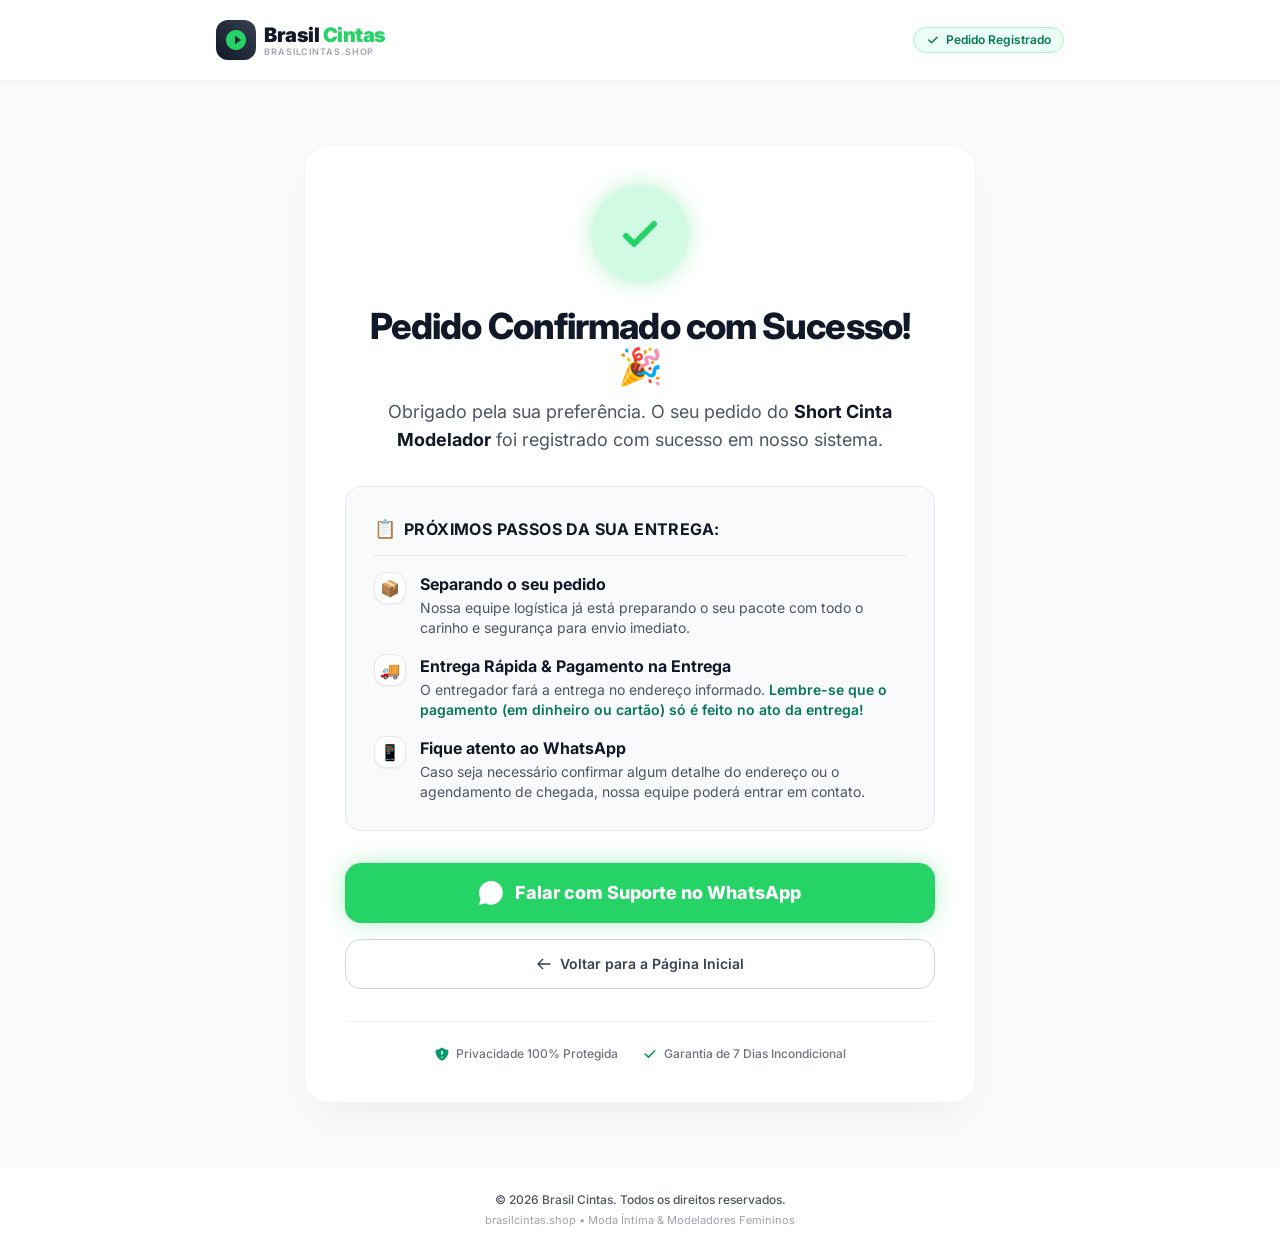
<file: obrigado.html>
<!DOCTYPE html>
<html lang="pt-BR" class="scroll-smooth">
<head>
  <!-- Google tag (gtag.js) -->
  <script async src="https://www.googletagmanager.com/gtag/js?id=AW-18502220267"></script>
  <script>
    window.dataLayer = window.dataLayer || [];
    function gtag(){dataLayer.push(arguments);}
    gtag('js', new Date());

    gtag('config', 'AW-18502220267');
  </script>

  <!-- Google tag (gtag.js) - Makoto Hirama 05 -->
  <script async src="https://www.googletagmanager.com/gtag/js?id=AW-18194992125"></script>
  <script>
    window.dataLayer = window.dataLayer || [];
    function gtag(){dataLayer.push(arguments);}
    gtag('js', new Date());

    gtag('config', 'AW-18194992125');
  </script>

  <!-- Event snippet for shortcintaoferta1 conversion page -->
  <script>
    gtag('event', 'conversion', {
        'send_to': 'AW-18502220267/QIbUCL3D_p4dEOvzxfZE',
        'transaction_id': ''
        // 'new_customer': true /* calculate dynamically, populate with true/false */,
    });
  </script>

  <!-- Event snippet for Pedido Short COD conversion page -->
  <script>
    gtag('event', 'conversion', {
        'send_to': 'AW-18194992125/9xtpCNe-uKAdEP2XhuRD',
        'transaction_id': ''
        // 'new_customer': true /* calculate dynamically, populate with true/false */,
    });
  </script>

  <meta charset="UTF-8">
  <meta name="viewport" content="width=device-width, initial-scale=1.0">
  <title>Pedido Confirmado! 🎉 | Brasil Cintas</title>
  <meta name="description" content="Obrigado por sua compra! Sua encomenda do Short Cinta Modelador da Brasil Cintas foi confirmada com sucesso.">
  
  <!-- Favicon SVG Corporativo -->
  <link rel="icon" type="image/svg+xml" href="assets/favicon.svg">
  <link rel="shortcut icon" href="assets/favicon.svg">

  <!-- Google Fonts: Inter -->
  <link rel="preconnect" href="https://fonts.googleapis.com">
  <link rel="preconnect" href="https://fonts.gstatic.com" crossorigin>
  <link rel="preload" as="style" href="https://fonts.googleapis.com/css2?family=Inter:wght@400;500;600;700;800;900&display=swap">
  <link rel="stylesheet" href="https://fonts.googleapis.com/css2?family=Inter:wght@400;500;600;700;800;900&display=swap" media="print" onload="this.media='all'">
  <noscript>
    <link rel="stylesheet" href="https://fonts.googleapis.com/css2?family=Inter:wght@400;500;600;700;800;900&display=swap">
  </noscript>

  <!-- CSS Compilado & Minificado -->
  <link rel="stylesheet" href="assets/style.min.css">
</head>
<body class="bg-gray-50 text-gray-900 min-h-screen flex flex-col justify-between antialiased selection:bg-[#25D366] selection:text-white">

  <!-- ==========================================
       HEADER SIMPLES (MARCA BRASIL CINTAS)
  =========================================== -->
  <header class="bg-white border-b border-gray-100 py-4 sm:py-5 shadow-sm">
    <div class="max-w-4xl mx-auto px-4 sm:px-6 flex items-center justify-between">
      <a href="index.html" class="flex items-center gap-2 group" aria-label="Ir para a página inicial da Brasil Cintas">
        <div class="w-9 h-9 sm:w-10 sm:h-10 rounded-xl bg-gradient-to-tr from-gray-900 to-gray-700 flex items-center justify-center text-white font-extrabold shadow-sm group-hover:scale-105 transition">
          <svg class="w-5 h-5 sm:w-6 sm:h-6 text-[#25D366]" fill="currentColor" viewBox="0 0 24 24" aria-hidden="true">
            <path d="M12 2C6.48 2 2 6.48 2 12s4.48 10 10 10 10-4.48 10-10S17.52 2 12 2zm-1 14.5v-9l6 4.5-6 4.5z"/>
          </svg>
        </div>
        <div class="flex flex-col">
          <span class="text-lg sm:text-xl font-black tracking-tight text-gray-900">
            Brasil <span class="text-[#25D366]">Cintas</span>
          </span>
          <span class="text-[9px] tracking-widest uppercase font-semibold text-gray-400 -mt-1">
            brasilcintas.shop
          </span>
        </div>
      </a>

      <!-- Selo de Pedido Seguro -->
      <div class="flex items-center gap-1.5 text-xs font-semibold text-emerald-700 bg-emerald-50 border border-emerald-200 px-3 py-1 rounded-full">
        <svg class="w-3.5 h-3.5" fill="currentColor" viewBox="0 0 20 20" aria-hidden="true">
          <path fill-rule="evenodd" d="M16.707 5.293a1 1 0 010 1.414l-8 8a1 1 0 01-1.414 0l-4-4a1 1 0 011.414-1.414L8 12.586l7.293-7.293a1 1 0 011.414 0z" clip-rule="evenodd"/>
        </svg>
        <span>Pedido Registrado</span>
      </div>
    </div>
  </header>

  <!-- ==========================================
       CONTEÚDO PRINCIPAL (CARD DE OBRIGADO)
  =========================================== -->
  <main class="flex-grow flex items-center justify-center py-10 sm:py-16 px-4 sm:px-6">
    <div class="max-w-2xl w-full">
      
      <!-- Card Centralizado -->
      <div class="bg-white rounded-3xl p-6 sm:p-10 shadow-card-smooth border border-gray-100 text-center">
        
        <!-- Ícone Animado de Sucesso (Checkmark) -->
        <div class="mx-auto w-20 h-20 sm:w-24 sm:h-24 rounded-full bg-emerald-100 text-[#25D366] flex items-center justify-center shadow-glow-green mb-6 animate-scale-check">
          <svg class="w-10 h-10 sm:w-12 sm:h-12" fill="none" stroke="currentColor" viewBox="0 0 24 24" aria-hidden="true">
            <path stroke-linecap="round" stroke-linejoin="round" stroke-width="3" d="M5 13l4 4L19 7" />
          </svg>
        </div>

        <!-- Título H1 -->
        <h1 class="text-2xl sm:text-3xl md:text-4xl font-extrabold text-gray-900 tracking-tight mb-3">
          Pedido Confirmado com Sucesso! 🎉
        </h1>

        <!-- Subtítulo Explicativo -->
        <p class="text-base sm:text-lg text-gray-600 max-w-lg mx-auto mb-8 leading-relaxed">
          Obrigado pela sua preferência. O seu pedido do <strong class="text-gray-900">Short Cinta Modelador</strong> foi registrado com sucesso em nosso sistema.
        </p>

        <!-- Caixa de Instruções / Próximos Passos (COD) -->
        <div class="text-left bg-gray-50 rounded-2xl p-5 sm:p-7 border border-gray-200/80 mb-8 space-y-4">
          <div class="flex items-center gap-2 pb-3 border-b border-gray-200">
            <span class="text-lg">📋</span>
            <h2 class="text-sm sm:text-base font-bold text-gray-900 uppercase tracking-wide">
              Próximos Passos da Sua Entrega:
            </h2>
          </div>

          <!-- Passo 1 -->
          <div class="flex items-start gap-3.5">
            <div class="w-8 h-8 rounded-xl bg-white border border-gray-200 text-base flex items-center justify-center shrink-0 shadow-sm">
              📦
            </div>
            <div>
              <h3 class="text-sm sm:text-base font-bold text-gray-900 mb-0.5">
                Separando o seu pedido
              </h3>
              <p class="text-xs sm:text-sm text-gray-600 leading-relaxed">
                Nossa equipe logística já está preparando o seu pacote com todo o carinho e segurança para envio imediato.
              </p>
            </div>
          </div>

          <!-- Passo 2 -->
          <div class="flex items-start gap-3.5">
            <div class="w-8 h-8 rounded-xl bg-white border border-gray-200 text-base flex items-center justify-center shrink-0 shadow-sm">
              🚚
            </div>
            <div>
              <h3 class="text-sm sm:text-base font-bold text-gray-900 mb-0.5">
                Entrega Rápida & Pagamento na Entrega
              </h3>
              <p class="text-xs sm:text-sm text-gray-600 leading-relaxed">
                O entregador fará a entrega no endereço informado. <strong class="text-emerald-700 font-semibold">Lembre-se que o pagamento (em dinheiro ou cartão) só é feito no ato da entrega!</strong>
              </p>
            </div>
          </div>

          <!-- Passo 3 -->
          <div class="flex items-start gap-3.5">
            <div class="w-8 h-8 rounded-xl bg-white border border-gray-200 text-base flex items-center justify-center shrink-0 shadow-sm">
              📱
            </div>
            <div>
              <h3 class="text-sm sm:text-base font-bold text-gray-900 mb-0.5">
                Fique atento ao WhatsApp
              </h3>
              <p class="text-xs sm:text-sm text-gray-600 leading-relaxed">
                Caso seja necessário confirmar algum detalhe do endereço ou o agendamento de chegada, nossa equipe poderá entrar em contato.
              </p>
            </div>
          </div>
        </div>

        <!-- Botões de Ação e Suporte -->
        <div class="space-y-3 sm:space-y-4">
          <!-- Botão WhatsApp Suporte -->
          <a href="https://wa.me/5511921720001?text=Ol%C3%A1%2C%20acabei%20de%20fazer%20o%20meu%20pedido%20do%20Short%20Cinta%20e%20gostaria%20de%20acompanhar" 
             target="_blank" 
             rel="noopener noreferrer"
             class="w-full inline-flex items-center justify-center gap-3 bg-[#25D366] hover:bg-[#20bd5a] text-white font-extrabold text-base sm:text-lg py-4 px-6 rounded-2xl shadow-glow-green hover:shadow-lg transition-all duration-300 transform active:scale-95"
             role="button"
             aria-label="Falar com Suporte no WhatsApp">
            <svg class="w-6 h-6 fill-current shrink-0" viewBox="0 0 24 24" aria-hidden="true">
              <path d="M12.031 6.172c-3.181 0-5.767 2.586-5.768 5.766-.001 1.298.38 2.27 1.019 3.287l-.582 2.128 2.182-.573c.978.58 1.911.928 3.145.929 3.178 0 5.767-2.587 5.768-5.766.001-3.187-2.575-5.77-5.764-5.771zm3.392 8.244c-.144.405-.837.774-1.17.824-.299.045-.677.063-1.092-.069-.252-.08-.575-.187-.988-.365-1.739-.751-2.874-2.502-2.961-2.617-.087-.116-.708-.94-.708-1.793s.448-1.273.607-1.446c.159-.173.346-.217.462-.217l.332.006c.106.005.249-.04.39.298.144.347.491 1.2.534 1.287.043.087.072.188.014.304-.058.116-.087.188-.173.289l-.26.304c-.087.086-.177.18-.076.354.101.174.449.741.964 1.201.662.591 1.221.774 1.394.86.174.086.275.073.376-.044.101-.116.433-.506.549-.68.116-.173.231-.145.39-.086s1.011.477 1.184.564.289.13.332.202c.045.072.045.419-.099.824zm-3.423-14.416c-6.627 0-12 5.373-12 12 0 2.155.57 4.178 1.564 5.927l-1.657 6.059 6.223-1.632c1.7 0.932 3.652 1.464 5.733 1.464 6.627 0 12-5.373 12-12s-5.373-12-12-12z"/>
            </svg>
            <span>Falar com Suporte no WhatsApp</span>
          </a>

          <!-- Botão Voltar para a Loja -->
          <a href="index.html" 
             class="w-full inline-flex items-center justify-center gap-2 py-3.5 px-6 rounded-2xl border border-gray-300 text-gray-700 hover:bg-gray-100 hover:text-gray-900 font-semibold text-sm transition"
             role="button">
            <svg class="w-4 h-4" fill="none" stroke="currentColor" viewBox="0 0 24 24" aria-hidden="true">
              <path stroke-linecap="round" stroke-linejoin="round" stroke-width="2" d="M10 19l-7-7m0 0l7-7m-7 7h18" />
            </svg>
            <span>Voltar para a Página Inicial</span>
          </a>
        </div>

        <!-- Garantias de Segurança -->
        <div class="mt-8 pt-6 border-t border-gray-100 flex flex-wrap items-center justify-center gap-4 sm:gap-6 text-xs text-gray-500 font-medium">
          <span class="inline-flex items-center gap-1.5">
            <svg class="w-4 h-4 text-emerald-600" fill="currentColor" viewBox="0 0 20 20">
              <path fill-rule="evenodd" d="M10 1.944A11.954 11.954 0 012.166 5C2.056 5.649 2 6.319 2 7c0 5.225 3.34 9.67 8 11.317C14.66 16.67 18 12.225 18 7c0-.682-.057-1.35-.166-2.001A11.954 11.954 0 0110 1.944zM11 14a1 1 0 11-2 0 1 1 0 012 0zm0-7a1 1 0 10-2 0v3a1 1 0 102 0V7z" clip-rule="evenodd"/>
            </svg>
            Privacidade 100% Protegida
          </span>
          <span class="inline-flex items-center gap-1.5">
            <svg class="w-4 h-4 text-emerald-600" fill="currentColor" viewBox="0 0 20 20">
              <path fill-rule="evenodd" d="M16.707 5.293a1 1 0 010 1.414l-8 8a1 1 0 01-1.414 0l-4-4a1 1 0 011.414-1.414L8 12.586l7.293-7.293a1 1 0 011.414 0z" clip-rule="evenodd"/>
            </svg>
            Garantia de 7 Dias Incondicional
          </span>
        </div>

      </div>

    </div>
  </main>

  <!-- ==========================================
       RODAPÉ MINIMALISTA
  =========================================== -->
  <footer class="bg-white border-t border-gray-100 py-6 text-center text-xs text-gray-500">
    <div class="max-w-4xl mx-auto px-4 sm:px-6 space-y-1">
      <p class="font-medium text-gray-600">
        © 2026 Brasil Cintas. Todos os direitos reservados.
      </p>
      <p class="text-[11px] text-gray-400">
        brasilcintas.shop • Moda Íntima & Modeladores Femininos
      </p>
    </div>
  </footer>

</body>
</html>
</file>
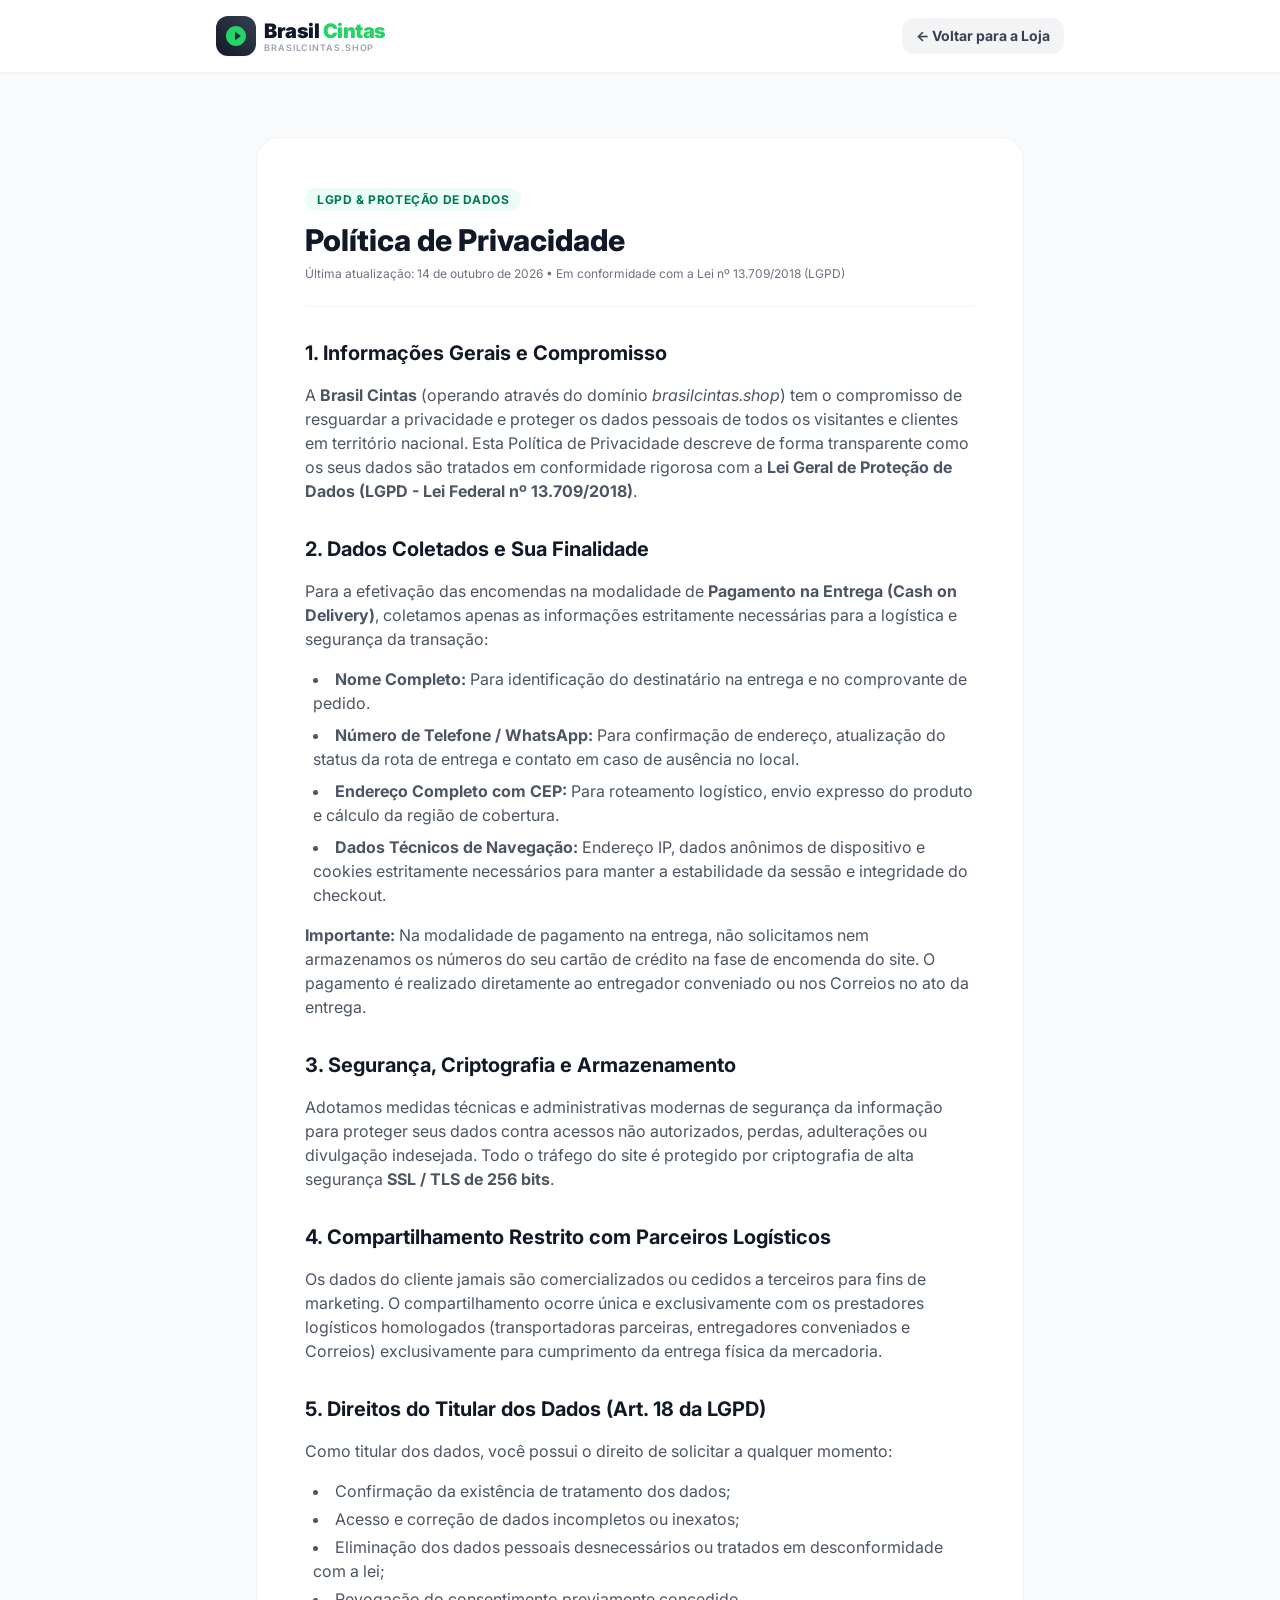
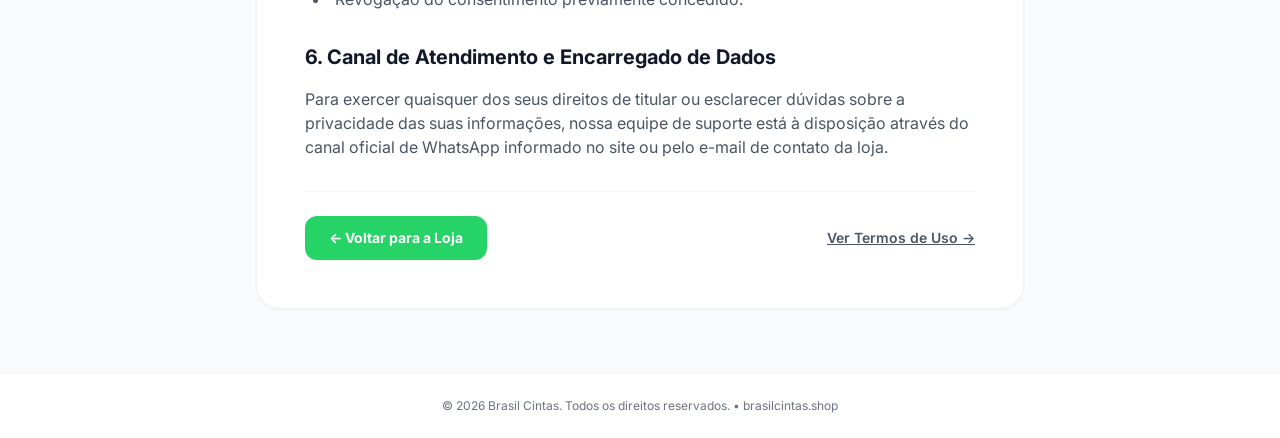
<file: privacidade.html>
<!DOCTYPE html>
<html lang="pt-BR" class="scroll-smooth">
<head>
  <meta charset="UTF-8">
  <meta name="viewport" content="width=device-width, initial-scale=1.0">
  <title>Política de Privacidade | Brasil Cintas</title>
  <meta name="description" content="Conheça a Política de Privacidade e Proteção de Dados da Brasil Cintas em total conformidade com a LGPD (Lei nº 13.709/2018).">
  
  <!-- Favicon SVG Corporativo -->
  <link rel="icon" type="image/svg+xml" href="assets/favicon.svg">
  <link rel="shortcut icon" href="assets/favicon.svg">

  <!-- Google Fonts: Inter -->
  <link rel="preconnect" href="https://fonts.googleapis.com">
  <link rel="preconnect" href="https://fonts.gstatic.com" crossorigin>
  <link rel="preload" as="style" href="https://fonts.googleapis.com/css2?family=Inter:wght@400;500;600;700;800;900&display=swap">
  <link rel="stylesheet" href="https://fonts.googleapis.com/css2?family=Inter:wght@400;500;600;700;800;900&display=swap" media="print" onload="this.media='all'">
  <noscript>
    <link rel="stylesheet" href="https://fonts.googleapis.com/css2?family=Inter:wght@400;500;600;700;800;900&display=swap">
  </noscript>

  <!-- CSS Compilado & Minificado -->
  <link rel="stylesheet" href="assets/style.min.css">
</head>
<body class="bg-gray-50 text-gray-900 min-h-screen flex flex-col justify-between antialiased selection:bg-[#25D366] selection:text-white">

  <!-- Header -->
  <header class="bg-white border-b border-gray-100 py-4 shadow-sm sticky top-0 z-30">
    <div class="max-w-4xl mx-auto px-4 sm:px-6 flex items-center justify-between">
      <a href="index.html" class="flex items-center gap-2 group" aria-label="Ir para a página inicial da Brasil Cintas">
        <div class="w-9 h-9 sm:w-10 sm:h-10 rounded-xl bg-gradient-to-tr from-gray-900 to-gray-700 flex items-center justify-center text-white font-extrabold shadow-sm group-hover:scale-105 transition">
          <svg class="w-5 h-5 sm:w-6 sm:h-6 text-[#25D366]" fill="currentColor" viewBox="0 0 24 24" aria-hidden="true">
            <path d="M12 2C6.48 2 2 6.48 2 12s4.48 10 10 10 10-4.48 10-10S17.52 2 12 2zm-1 14.5v-9l6 4.5-6 4.5z"/>
          </svg>
        </div>
        <div class="flex flex-col">
          <span class="text-lg sm:text-xl font-black tracking-tight text-gray-900">
            Brasil <span class="text-[#25D366]">Cintas</span>
          </span>
          <span class="text-[9px] tracking-widest uppercase font-semibold text-gray-400 -mt-1">
            brasilcintas.shop
          </span>
        </div>
      </a>

      <a href="index.html" class="inline-flex items-center gap-1.5 text-xs sm:text-sm font-bold text-gray-700 hover:text-gray-900 bg-gray-100 hover:bg-gray-200 px-3.5 py-2 rounded-xl transition">
        <span>← Voltar para a Loja</span>
      </a>
    </div>
  </header>

  <!-- Conteúdo Principal -->
  <main class="flex-grow py-10 sm:py-16 px-4 sm:px-6">
    <div class="max-w-3xl mx-auto bg-white rounded-3xl p-6 sm:p-12 shadow-sm border border-gray-100 space-y-8">
      
      <!-- Cabeçalho do Artigo -->
      <div class="border-b border-gray-100 pb-6">
        <span class="text-xs font-bold uppercase tracking-wider text-emerald-700 bg-emerald-50 px-3 py-1 rounded-full">
          LGPD & Proteção de Dados
        </span>
        <h1 class="text-2xl sm:text-3xl font-extrabold text-gray-900 mt-3 mb-2">
          Política de Privacidade
        </h1>
        <p class="text-xs text-gray-500">
          Última atualização: 14 de outubro de 2026 • Em conformidade com a Lei nº 13.709/2018 (LGPD)
        </p>
      </div>

      <!-- Seções -->
      <section class="space-y-4 text-sm sm:text-base text-gray-600 leading-relaxed">
        <h2 class="text-lg sm:text-xl font-bold text-gray-900">
          1. Informações Gerais e Compromisso
        </h2>
        <p>
          A <strong>Brasil Cintas</strong> (operando através do domínio <em>brasilcintas.shop</em>) tem o compromisso de resguardar a privacidade e proteger os dados pessoais de todos os visitantes e clientes em território nacional. Esta Política de Privacidade descreve de forma transparente como os seus dados são tratados em conformidade rigorosa com a <strong>Lei Geral de Proteção de Dados (LGPD - Lei Federal nº 13.709/2018)</strong>.
        </p>
      </section>

      <section class="space-y-4 text-sm sm:text-base text-gray-600 leading-relaxed">
        <h2 class="text-lg sm:text-xl font-bold text-gray-900">
          2. Dados Coletados e Sua Finalidade
        </h2>
        <p>
          Para a efetivação das encomendas na modalidade de <strong>Pagamento na Entrega (Cash on Delivery)</strong>, coletamos apenas as informações estritamente necessárias para a logística e segurança da transação:
        </p>
        <ul class="list-disc list-inside space-y-2 pl-2">
          <li><strong>Nome Completo:</strong> Para identificação do destinatário na entrega e no comprovante de pedido.</li>
          <li><strong>Número de Telefone / WhatsApp:</strong> Para confirmação de endereço, atualização do status da rota de entrega e contato em caso de ausência no local.</li>
          <li><strong>Endereço Completo com CEP:</strong> Para roteamento logístico, envio expresso do produto e cálculo da região de cobertura.</li>
          <li><strong>Dados Técnicos de Navegação:</strong> Endereço IP, dados anônimos de dispositivo e cookies estritamente necessários para manter a estabilidade da sessão e integridade do checkout.</li>
        </ul>
        <p>
          <strong>Importante:</strong> Na modalidade de pagamento na entrega, não solicitamos nem armazenamos os números do seu cartão de crédito na fase de encomenda do site. O pagamento é realizado diretamente ao entregador conveniado ou nos Correios no ato da entrega.
        </p>
      </section>

      <section class="space-y-4 text-sm sm:text-base text-gray-600 leading-relaxed">
        <h2 class="text-lg sm:text-xl font-bold text-gray-900">
          3. Segurança, Criptografia e Armazenamento
        </h2>
        <p>
          Adotamos medidas técnicas e administrativas modernas de segurança da informação para proteger seus dados contra acessos não autorizados, perdas, adulterações ou divulgação indesejada. Todo o tráfego do site é protegido por criptografia de alta segurança <strong>SSL / TLS de 256 bits</strong>.
        </p>
      </section>

      <section class="space-y-4 text-sm sm:text-base text-gray-600 leading-relaxed">
        <h2 class="text-lg sm:text-xl font-bold text-gray-900">
          4. Compartilhamento Restrito com Parceiros Logísticos
        </h2>
        <p>
          Os dados do cliente jamais são comercializados ou cedidos a terceiros para fins de marketing. O compartilhamento ocorre única e exclusivamente com os prestadores logísticos homologados (transportadoras parceiras, entregadores conveniados e Correios) exclusivamente para cumprimento da entrega física da mercadoria.
        </p>
      </section>

      <section class="space-y-4 text-sm sm:text-base text-gray-600 leading-relaxed">
        <h2 class="text-lg sm:text-xl font-bold text-gray-900">
          5. Direitos do Titular dos Dados (Art. 18 da LGPD)
        </h2>
        <p>
          Como titular dos dados, você possui o direito de solicitar a qualquer momento:
        </p>
        <ul class="list-disc list-inside space-y-1 pl-2">
          <li>Confirmação da existência de tratamento dos dados;</li>
          <li>Acesso e correção de dados incompletos ou inexatos;</li>
          <li>Eliminação dos dados pessoais desnecessários ou tratados em desconformidade com a lei;</li>
          <li>Revogação do consentimento previamente concedido.</li>
        </ul>
      </section>

      <section class="space-y-4 text-sm sm:text-base text-gray-600 leading-relaxed">
        <h2 class="text-lg sm:text-xl font-bold text-gray-900">
          6. Canal de Atendimento e Encarregado de Dados
        </h2>
        <p>
          Para exercer quaisquer dos seus direitos de titular ou esclarecer dúvidas sobre a privacidade das suas informações, nossa equipe de suporte está à disposição através do canal oficial de WhatsApp informado no site ou pelo e-mail de contato da loja.
        </p>
      </section>

      <!-- Botão Voltar -->
      <div class="pt-6 border-t border-gray-100 flex items-center justify-between flex-wrap gap-4">
        <a href="index.html" class="inline-flex items-center gap-2 bg-[#25D366] hover:bg-[#20bd5a] text-white font-bold text-sm px-6 py-3 rounded-xl transition shadow-sm">
          <span>← Voltar para a Loja</span>
        </a>
        <a href="termos.html" class="text-sm font-semibold text-gray-600 hover:text-gray-900 underline">
          Ver Termos de Uso →
        </a>
      </div>

    </div>
  </main>

  <!-- Rodapé -->
  <footer class="bg-white border-t border-gray-100 py-6 text-center text-xs text-gray-500">
    <div class="max-w-4xl mx-auto px-4 sm:px-6">
      <p>© 2026 Brasil Cintas. Todos os direitos reservados. • brasilcintas.shop</p>
    </div>
  </footer>

</body>
</html>
</file>
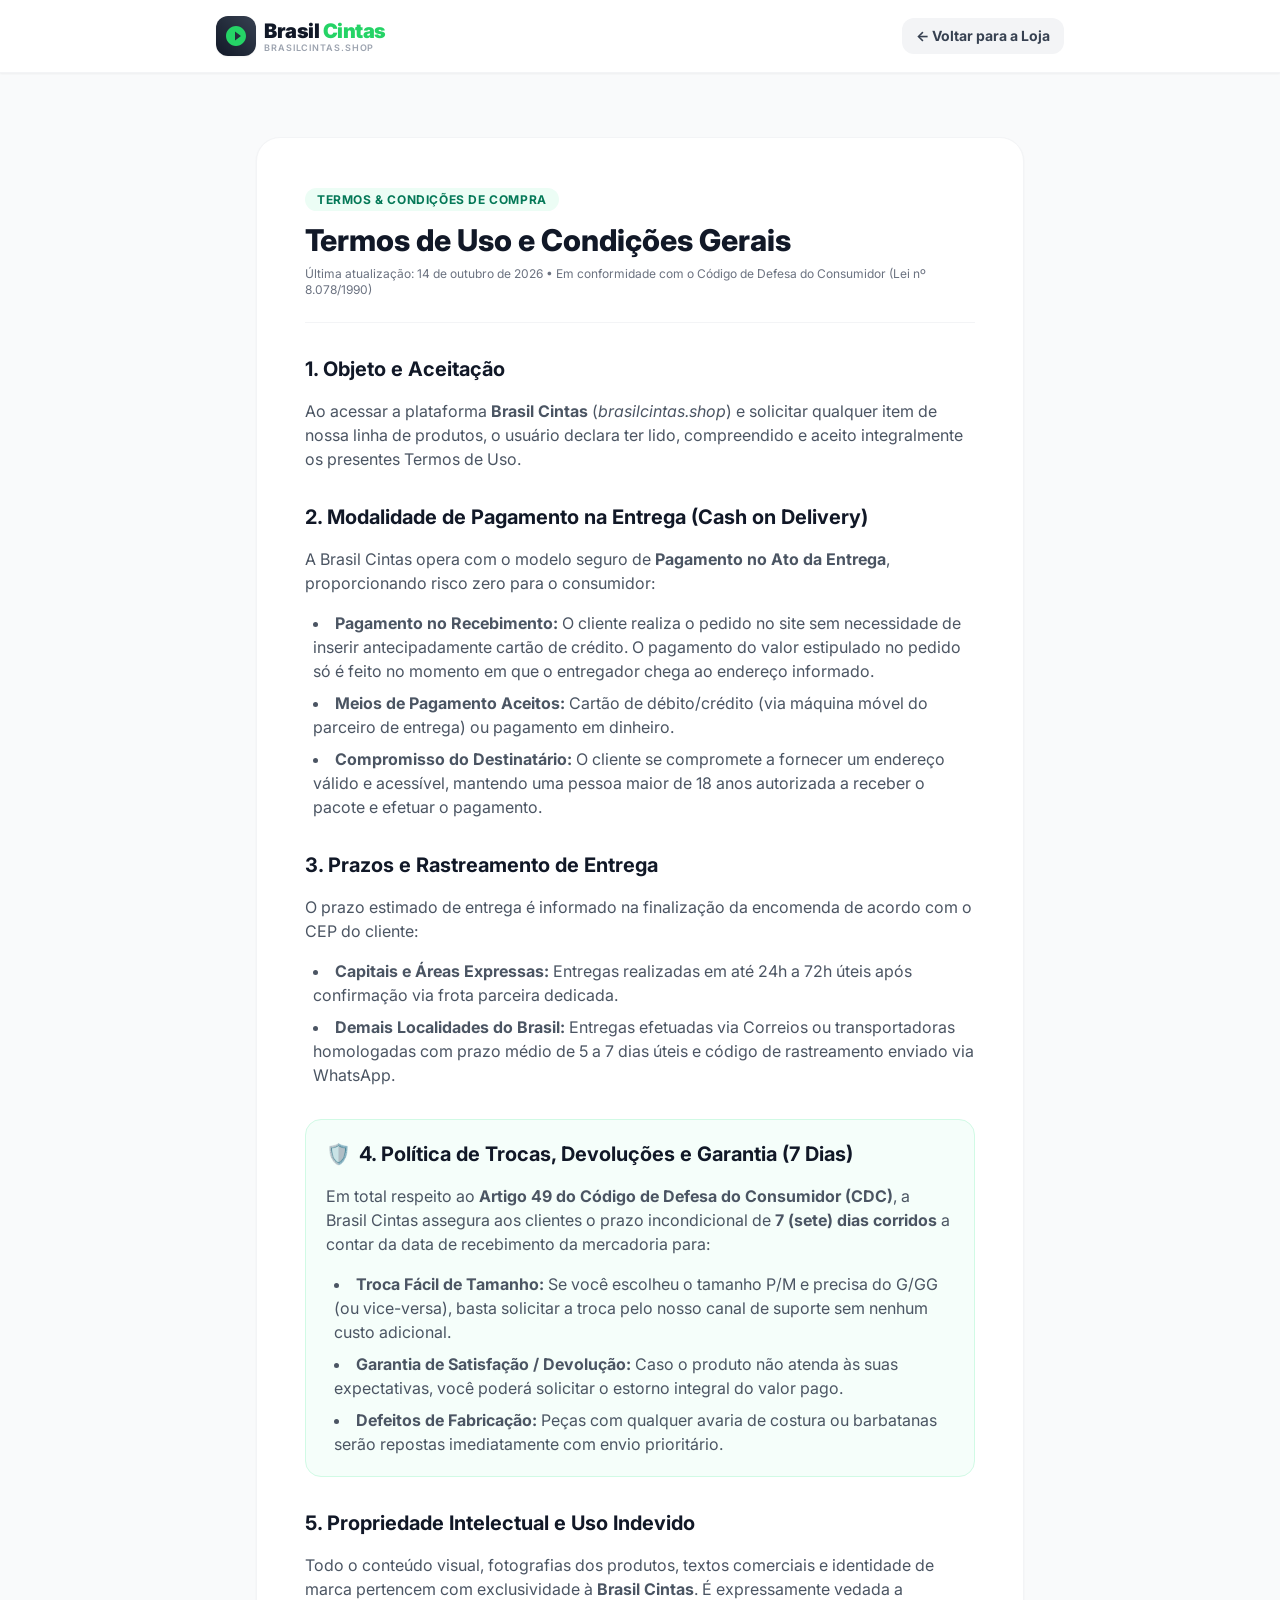
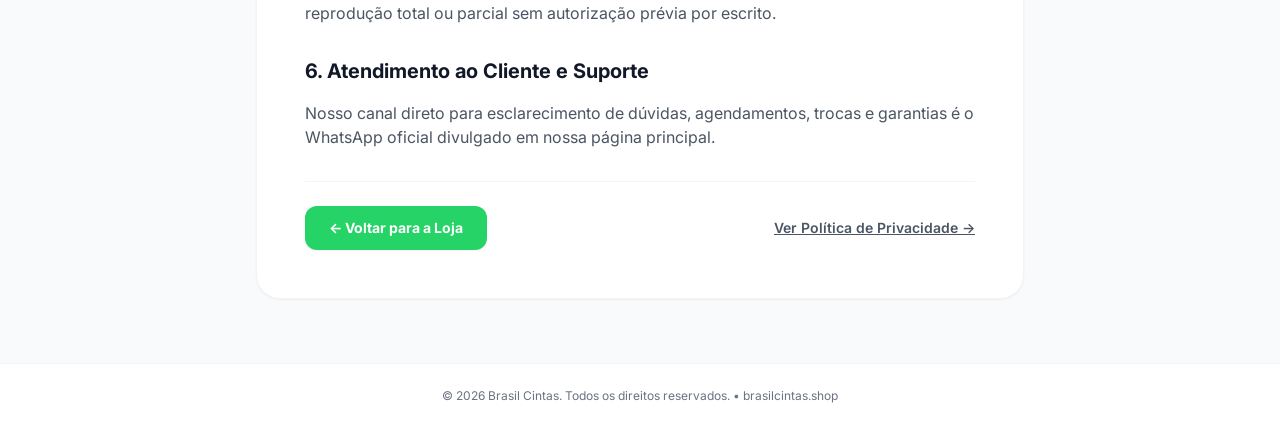
<file: termos.html>
<!DOCTYPE html>
<html lang="pt-BR" class="scroll-smooth">
<head>
  <meta charset="UTF-8">
  <meta name="viewport" content="width=device-width, initial-scale=1.0">
  <title>Termos de Uso e Condições de Entrega | Brasil Cintas</title>
  <meta name="description" content="Termos de Uso, regras da modalidade de Pagamento na Entrega (COD) e Política de Trocas e Devoluções de 7 dias da Brasil Cintas.">
  
  <!-- Favicon SVG Corporativo -->
  <link rel="icon" type="image/svg+xml" href="assets/favicon.svg">
  <link rel="shortcut icon" href="assets/favicon.svg">

  <!-- Google Fonts: Inter -->
  <link rel="preconnect" href="https://fonts.googleapis.com">
  <link rel="preconnect" href="https://fonts.gstatic.com" crossorigin>
  <link rel="preload" as="style" href="https://fonts.googleapis.com/css2?family=Inter:wght@400;500;600;700;800;900&display=swap">
  <link rel="stylesheet" href="https://fonts.googleapis.com/css2?family=Inter:wght@400;500;600;700;800;900&display=swap" media="print" onload="this.media='all'">
  <noscript>
    <link rel="stylesheet" href="https://fonts.googleapis.com/css2?family=Inter:wght@400;500;600;700;800;900&display=swap">
  </noscript>

  <!-- CSS Compilado & Minificado -->
  <link rel="stylesheet" href="assets/style.min.css">
</head>
<body class="bg-gray-50 text-gray-900 min-h-screen flex flex-col justify-between antialiased selection:bg-[#25D366] selection:text-white">

  <!-- Header -->
  <header class="bg-white border-b border-gray-100 py-4 shadow-sm sticky top-0 z-30">
    <div class="max-w-4xl mx-auto px-4 sm:px-6 flex items-center justify-between">
      <a href="index.html" class="flex items-center gap-2 group" aria-label="Ir para a página inicial da Brasil Cintas">
        <div class="w-9 h-9 sm:w-10 sm:h-10 rounded-xl bg-gradient-to-tr from-gray-900 to-gray-700 flex items-center justify-center text-white font-extrabold shadow-sm group-hover:scale-105 transition">
          <svg class="w-5 h-5 sm:w-6 sm:h-6 text-[#25D366]" fill="currentColor" viewBox="0 0 24 24" aria-hidden="true">
            <path d="M12 2C6.48 2 2 6.48 2 12s4.48 10 10 10 10-4.48 10-10S17.52 2 12 2zm-1 14.5v-9l6 4.5-6 4.5z"/>
          </svg>
        </div>
        <div class="flex flex-col">
          <span class="text-lg sm:text-xl font-black tracking-tight text-gray-900">
            Brasil <span class="text-[#25D366]">Cintas</span>
          </span>
          <span class="text-[9px] tracking-widest uppercase font-semibold text-gray-400 -mt-1">
            brasilcintas.shop
          </span>
        </div>
      </a>

      <a href="index.html" class="inline-flex items-center gap-1.5 text-xs sm:text-sm font-bold text-gray-700 hover:text-gray-900 bg-gray-100 hover:bg-gray-200 px-3.5 py-2 rounded-xl transition">
        <span>← Voltar para a Loja</span>
      </a>
    </div>
  </header>

  <!-- Conteúdo Principal -->
  <main class="flex-grow py-10 sm:py-16 px-4 sm:px-6">
    <div class="max-w-3xl mx-auto bg-white rounded-3xl p-6 sm:p-12 shadow-sm border border-gray-100 space-y-8">
      
      <!-- Cabeçalho do Artigo -->
      <div class="border-b border-gray-100 pb-6">
        <span class="text-xs font-bold uppercase tracking-wider text-emerald-700 bg-emerald-50 px-3 py-1 rounded-full">
          Termos & Condições de Compra
        </span>
        <h1 class="text-2xl sm:text-3xl font-extrabold text-gray-900 mt-3 mb-2">
          Termos de Uso e Condições Gerais
        </h1>
        <p class="text-xs text-gray-500">
          Última atualização: 14 de outubro de 2026 • Em conformidade com o Código de Defesa do Consumidor (Lei nº 8.078/1990)
        </p>
      </div>

      <!-- Seções -->
      <section class="space-y-4 text-sm sm:text-base text-gray-600 leading-relaxed">
        <h2 class="text-lg sm:text-xl font-bold text-gray-900">
          1. Objeto e Aceitação
        </h2>
        <p>
          Ao acessar a plataforma <strong>Brasil Cintas</strong> (<em>brasilcintas.shop</em>) e solicitar qualquer item de nossa linha de produtos, o usuário declara ter lido, compreendido e aceito integralmente os presentes Termos de Uso.
        </p>
      </section>

      <section class="space-y-4 text-sm sm:text-base text-gray-600 leading-relaxed">
        <h2 class="text-lg sm:text-xl font-bold text-gray-900">
          2. Modalidade de Pagamento na Entrega (Cash on Delivery)
        </h2>
        <p>
          A Brasil Cintas opera com o modelo seguro de <strong>Pagamento no Ato da Entrega</strong>, proporcionando risco zero para o consumidor:
        </p>
        <ul class="list-disc list-inside space-y-2 pl-2">
          <li><strong>Pagamento no Recebimento:</strong> O cliente realiza o pedido no site sem necessidade de inserir antecipadamente cartão de crédito. O pagamento do valor estipulado no pedido só é feito no momento em que o entregador chega ao endereço informado.</li>
          <li><strong>Meios de Pagamento Aceitos:</strong> Cartão de débito/crédito (via máquina móvel do parceiro de entrega) ou pagamento em dinheiro.</li>
          <li><strong>Compromisso do Destinatário:</strong> O cliente se compromete a fornecer um endereço válido e acessível, mantendo uma pessoa maior de 18 anos autorizada a receber o pacote e efetuar o pagamento.</li>
        </ul>
      </section>

      <section class="space-y-4 text-sm sm:text-base text-gray-600 leading-relaxed">
        <h2 class="text-lg sm:text-xl font-bold text-gray-900">
          3. Prazos e Rastreamento de Entrega
        </h2>
        <p>
          O prazo estimado de entrega é informado na finalização da encomenda de acordo com o CEP do cliente:
        </p>
        <ul class="list-disc list-inside space-y-2 pl-2">
          <li><strong>Capitais e Áreas Expressas:</strong> Entregas realizadas em até 24h a 72h úteis após confirmação via frota parceira dedicada.</li>
          <li><strong>Demais Localidades do Brasil:</strong> Entregas efetuadas via Correios ou transportadoras homologadas com prazo médio de 5 a 7 dias úteis e código de rastreamento enviado via WhatsApp.</li>
        </ul>
      </section>

      <section id="trocas" class="space-y-4 text-sm sm:text-base text-gray-600 leading-relaxed bg-emerald-50/50 p-5 rounded-2xl border border-emerald-100 scroll-mt-24">
        <h2 class="text-lg sm:text-xl font-bold text-gray-900 flex items-center gap-2">
          <span>🛡️</span>
          <span>4. Política de Trocas, Devoluções e Garantia (7 Dias)</span>
        </h2>
        <p>
          Em total respeito ao <strong>Artigo 49 do Código de Defesa do Consumidor (CDC)</strong>, a Brasil Cintas assegura aos clientes o prazo incondicional de <strong>7 (sete) dias corridos</strong> a contar da data de recebimento da mercadoria para:
        </p>
        <ul class="list-disc list-inside space-y-2 pl-2">
          <li><strong>Troca Fácil de Tamanho:</strong> Se você escolheu o tamanho P/M e precisa do G/GG (ou vice-versa), basta solicitar a troca pelo nosso canal de suporte sem nenhum custo adicional.</li>
          <li><strong>Garantia de Satisfação / Devolução:</strong> Caso o produto não atenda às suas expectativas, você poderá solicitar o estorno integral do valor pago.</li>
          <li><strong>Defeitos de Fabricação:</strong> Peças com qualquer avaria de costura ou barbatanas serão repostas imediatamente com envio prioritário.</li>
        </ul>
      </section>

      <section class="space-y-4 text-sm sm:text-base text-gray-600 leading-relaxed">
        <h2 class="text-lg sm:text-xl font-bold text-gray-900">
          5. Propriedade Intelectual e Uso Indevido
        </h2>
        <p>
          Todo o conteúdo visual, fotografias dos produtos, textos comerciais e identidade de marca pertencem com exclusividade à <strong>Brasil Cintas</strong>. É expressamente vedada a reprodução total ou parcial sem autorização prévia por escrito.
        </p>
      </section>

      <section class="space-y-4 text-sm sm:text-base text-gray-600 leading-relaxed">
        <h2 class="text-lg sm:text-xl font-bold text-gray-900">
          6. Atendimento ao Cliente e Suporte
        </h2>
        <p>
          Nosso canal direto para esclarecimento de dúvidas, agendamentos, trocas e garantias é o WhatsApp oficial divulgado em nossa página principal.
        </p>
      </section>

      <!-- Botão Voltar -->
      <div class="pt-6 border-t border-gray-100 flex items-center justify-between flex-wrap gap-4">
        <a href="index.html" class="inline-flex items-center gap-2 bg-[#25D366] hover:bg-[#20bd5a] text-white font-bold text-sm px-6 py-3 rounded-xl transition shadow-sm">
          <span>← Voltar para a Loja</span>
        </a>
        <a href="privacidade.html" class="text-sm font-semibold text-gray-600 hover:text-gray-900 underline">
          Ver Política de Privacidade →
        </a>
      </div>

    </div>
  </main>

  <!-- Rodapé -->
  <footer class="bg-white border-t border-gray-100 py-6 text-center text-xs text-gray-500">
    <div class="max-w-4xl mx-auto px-4 sm:px-6">
      <p>© 2026 Brasil Cintas. Todos os direitos reservados. • brasilcintas.shop</p>
    </div>
  </footer>

</body>
</html>
</file>
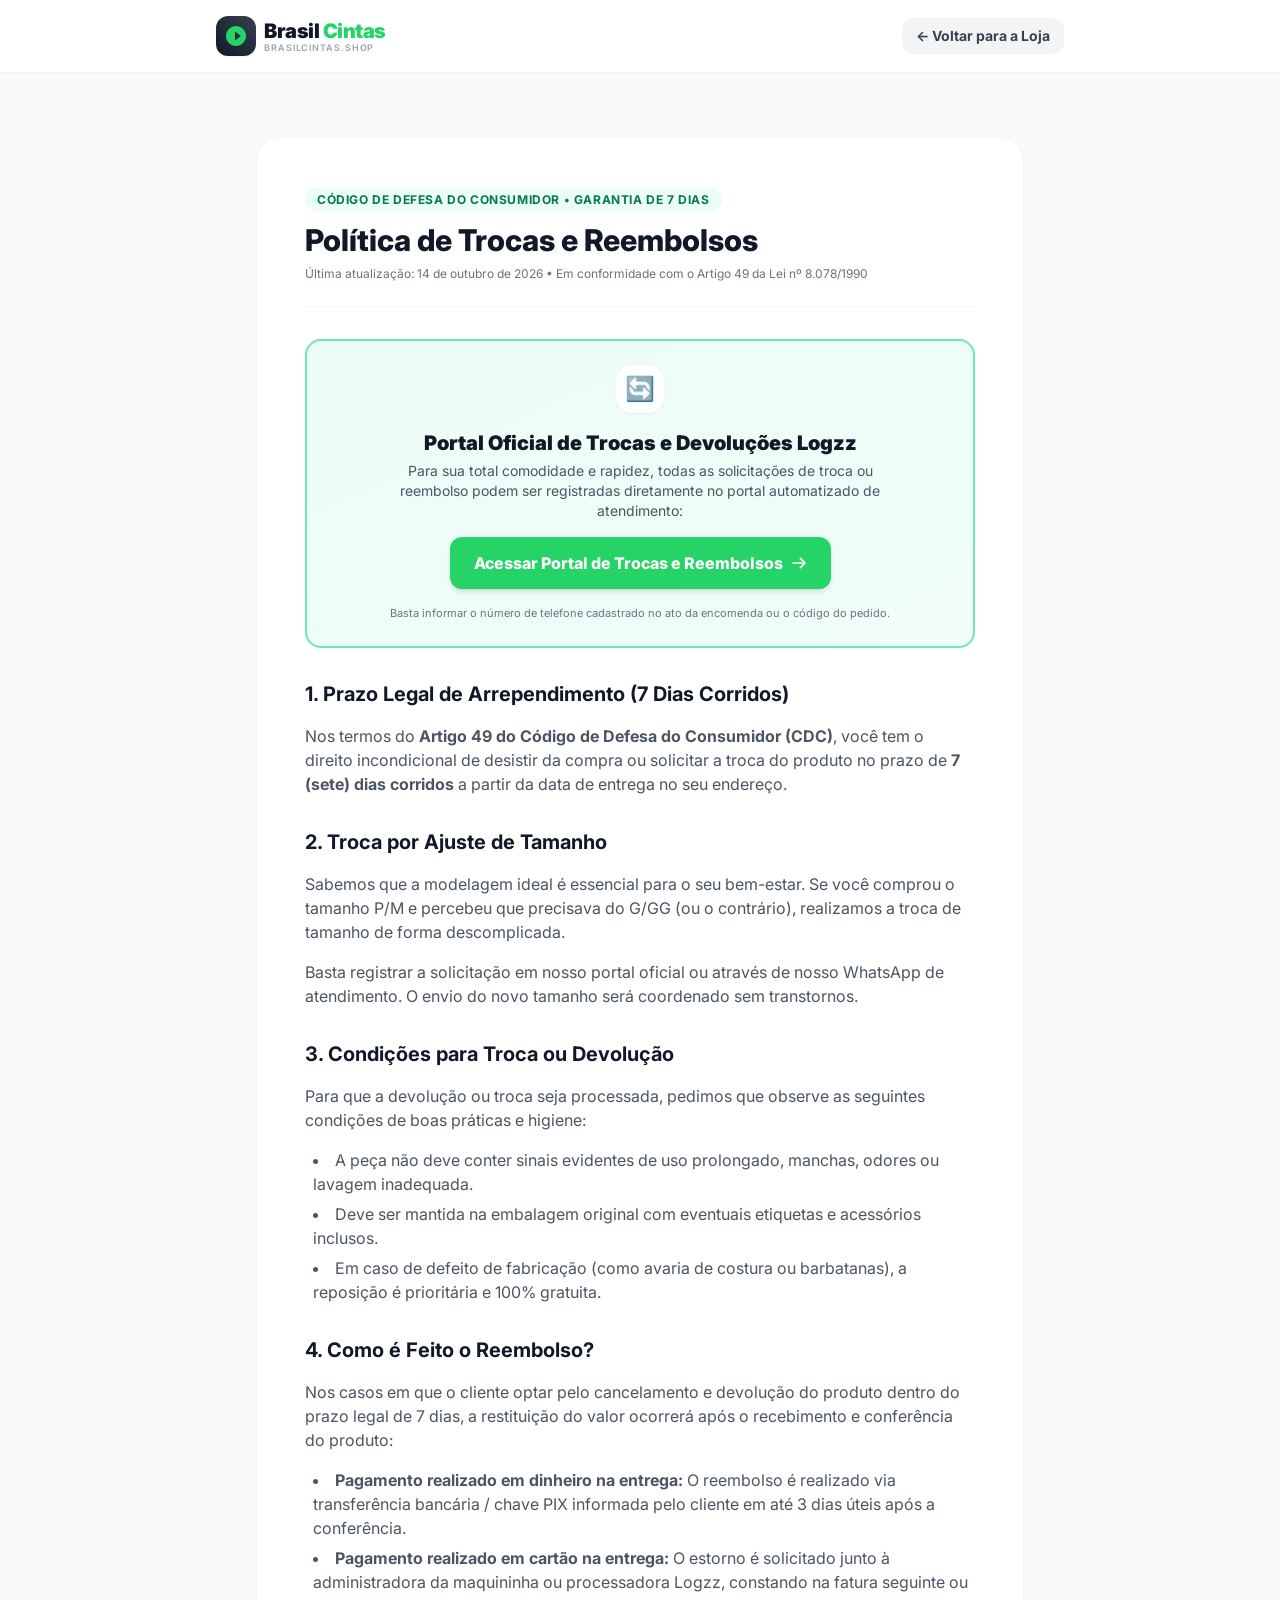
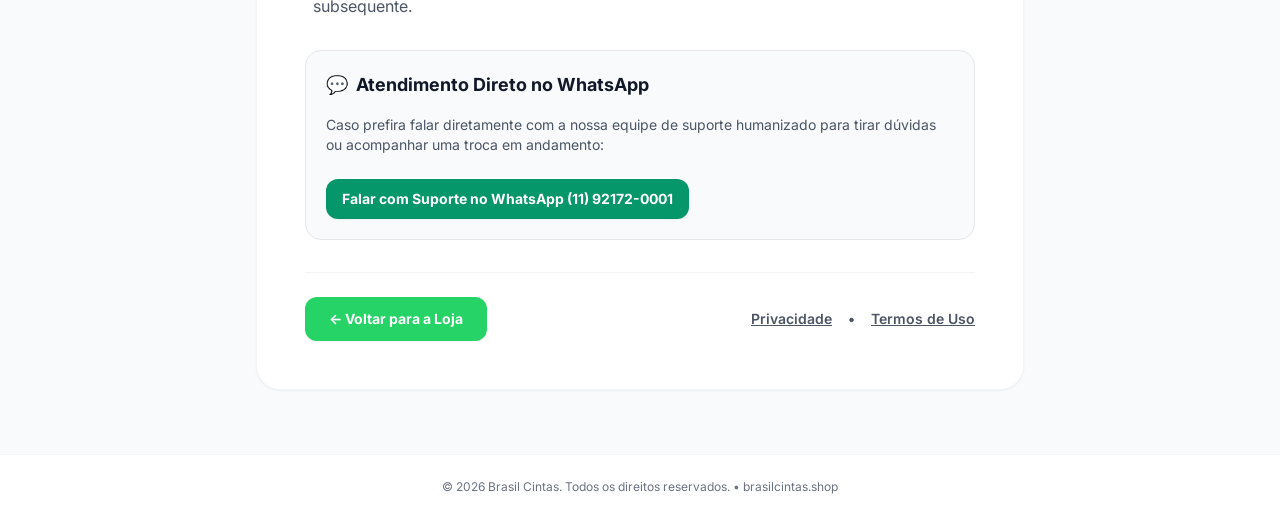
<file: trocas.html>
<!DOCTYPE html>
<html lang="pt-BR" class="scroll-smooth">
<head>
  <meta charset="UTF-8">
  <meta name="viewport" content="width=device-width, initial-scale=1.0">
  <title>Política de Trocas e Devoluções | Brasil Cintas</title>
  <meta name="description" content="Política de Trocas, Devoluções e Reembolsos da Brasil Cintas com prazo de 7 dias (Art. 49 CDC) e portal de autoatendimento Logzz.">
  
  <!-- Favicon SVG Corporativo -->
  <link rel="icon" type="image/svg+xml" href="assets/favicon.svg">
  <link rel="shortcut icon" href="assets/favicon.svg">

  <!-- Google Fonts: Inter -->
  <link rel="preconnect" href="https://fonts.googleapis.com">
  <link rel="preconnect" href="https://fonts.gstatic.com" crossorigin>
  <link rel="preload" as="style" href="https://fonts.googleapis.com/css2?family=Inter:wght@400;500;600;700;800;900&display=swap">
  <link rel="stylesheet" href="https://fonts.googleapis.com/css2?family=Inter:wght@400;500;600;700;800;900&display=swap" media="print" onload="this.media='all'">
  <noscript>
    <link rel="stylesheet" href="https://fonts.googleapis.com/css2?family=Inter:wght@400;500;600;700;800;900&display=swap">
  </noscript>

  <!-- CSS Compilado & Minificado -->
  <link rel="stylesheet" href="assets/style.min.css">
</head>
<body class="bg-gray-50 text-gray-900 min-h-screen flex flex-col justify-between antialiased selection:bg-[#25D366] selection:text-white">

  <!-- Header -->
  <header class="bg-white border-b border-gray-100 py-4 shadow-sm sticky top-0 z-30">
    <div class="max-w-4xl mx-auto px-4 sm:px-6 flex items-center justify-between">
      <a href="index.html" class="flex items-center gap-2 group" aria-label="Ir para a página inicial da Brasil Cintas">
        <div class="w-9 h-9 sm:w-10 sm:h-10 rounded-xl bg-gradient-to-tr from-gray-900 to-gray-700 flex items-center justify-center text-white font-extrabold shadow-sm group-hover:scale-105 transition">
          <svg class="w-5 h-5 sm:w-6 sm:h-6 text-[#25D366]" fill="currentColor" viewBox="0 0 24 24" aria-hidden="true">
            <path d="M12 2C6.48 2 2 6.48 2 12s4.48 10 10 10 10-4.48 10-10S17.52 2 12 2zm-1 14.5v-9l6 4.5-6 4.5z"/>
          </svg>
        </div>
        <div class="flex flex-col">
          <span class="text-lg sm:text-xl font-black tracking-tight text-gray-900">
            Brasil <span class="text-[#25D366]">Cintas</span>
          </span>
          <span class="text-[9px] tracking-widest uppercase font-semibold text-gray-400 -mt-1">
            brasilcintas.shop
          </span>
        </div>
      </a>

      <a href="index.html" class="inline-flex items-center gap-1.5 text-xs sm:text-sm font-bold text-gray-700 hover:text-gray-900 bg-gray-100 hover:bg-gray-200 px-3.5 py-2 rounded-xl transition">
        <span>← Voltar para a Loja</span>
      </a>
    </div>
  </header>

  <!-- Conteúdo Principal -->
  <main class="flex-grow py-10 sm:py-16 px-4 sm:px-6">
    <div class="max-w-3xl mx-auto bg-white rounded-3xl p-6 sm:p-12 shadow-sm border border-gray-100 space-y-8">
      
      <!-- Cabeçalho do Artigo -->
      <div class="border-b border-gray-100 pb-6">
        <span class="text-xs font-bold uppercase tracking-wider text-emerald-700 bg-emerald-50 px-3 py-1 rounded-full">
          Código de Defesa do Consumidor • Garantia de 7 Dias
        </span>
        <h1 class="text-2xl sm:text-3xl font-extrabold text-gray-900 mt-3 mb-2">
          Política de Trocas e Reembolsos
        </h1>
        <p class="text-xs text-gray-500">
          Última atualização: 14 de outubro de 2026 • Em conformidade com o Artigo 49 da Lei nº 8.078/1990
        </p>
      </div>

      <!-- Destaque do Portal Logzz -->
      <div class="bg-gradient-to-br from-emerald-50 to-teal-50 border-2 border-emerald-300 rounded-2xl p-6 text-center space-y-4">
        <div class="w-12 h-12 bg-white rounded-2xl shadow-sm mx-auto flex items-center justify-center text-2xl">
          🔄
        </div>
        <div>
          <h2 class="text-lg sm:text-xl font-black text-gray-900">
            Portal Oficial de Trocas e Devoluções Logzz
          </h2>
          <p class="text-xs sm:text-sm text-gray-600 mt-1 max-w-lg mx-auto">
            Para sua total comodidade e rapidez, todas as solicitações de troca ou reembolso podem ser registradas diretamente no portal automatizado de atendimento:
          </p>
        </div>
        <div>
          <a href="https://clientes.logzz.com.br/trocasereembolsos/" 
             target="_blank" 
             rel="noopener noreferrer"
             class="inline-flex items-center justify-center gap-2 bg-[#25D366] hover:bg-[#20bd5a] text-white font-extrabold text-sm sm:text-base py-3.5 px-6 rounded-xl shadow-md hover:shadow-lg transition transform active:scale-95">
            <span>Acessar Portal de Trocas e Reembolsos</span>
            <svg class="w-4 h-4" fill="none" stroke="currentColor" viewBox="0 0 24 24" aria-hidden="true">
              <path stroke-linecap="round" stroke-linejoin="round" stroke-width="2.5" d="M14 5l7 7m0 0l-7 7m7-7H3" />
            </svg>
          </a>
        </div>
        <p class="text-[11px] text-gray-500">
          Basta informar o número de telefone cadastrado no ato da encomenda ou o código do pedido.
        </p>
      </div>

      <!-- Seções -->
      <section class="space-y-4 text-sm sm:text-base text-gray-600 leading-relaxed">
        <h2 class="text-lg sm:text-xl font-bold text-gray-900">
          1. Prazo Legal de Arrependimento (7 Dias Corridos)
        </h2>
        <p>
          Nos termos do <strong>Artigo 49 do Código de Defesa do Consumidor (CDC)</strong>, você tem o direito incondicional de desistir da compra ou solicitar a troca do produto no prazo de <strong>7 (sete) dias corridos</strong> a partir da data de entrega no seu endereço.
        </p>
      </section>

      <section class="space-y-4 text-sm sm:text-base text-gray-600 leading-relaxed">
        <h2 class="text-lg sm:text-xl font-bold text-gray-900">
          2. Troca por Ajuste de Tamanho
        </h2>
        <p>
          Sabemos que a modelagem ideal é essencial para o seu bem-estar. Se você comprou o tamanho P/M e percebeu que precisava do G/GG (ou o contrário), realizamos a troca de tamanho de forma descomplicada.
        </p>
        <p>
          Basta registrar a solicitação em nosso portal oficial ou através de nosso WhatsApp de atendimento. O envio do novo tamanho será coordenado sem transtornos.
        </p>
      </section>

      <section class="space-y-4 text-sm sm:text-base text-gray-600 leading-relaxed">
        <h2 class="text-lg sm:text-xl font-bold text-gray-900">
          3. Condições para Troca ou Devolução
        </h2>
        <p>
          Para que a devolução ou troca seja processada, pedimos que observe as seguintes condições de boas práticas e higiene:
        </p>
        <ul class="list-disc list-inside space-y-1.5 pl-2">
          <li>A peça não deve conter sinais evidentes de uso prolongado, manchas, odores ou lavagem inadequada.</li>
          <li>Deve ser mantida na embalagem original com eventuais etiquetas e acessórios inclusos.</li>
          <li>Em caso de defeito de fabricação (como avaria de costura ou barbatanas), a reposição é prioritária e 100% gratuita.</li>
        </ul>
      </section>

      <section class="space-y-4 text-sm sm:text-base text-gray-600 leading-relaxed">
        <h2 class="text-lg sm:text-xl font-bold text-gray-900">
          4. Como é Feito o Reembolso?
        </h2>
        <p>
          Nos casos em que o cliente optar pelo cancelamento e devolução do produto dentro do prazo legal de 7 dias, a restituição do valor ocorrerá após o recebimento e conferência do produto:
        </p>
        <ul class="list-disc list-inside space-y-1.5 pl-2">
          <li><strong>Pagamento realizado em dinheiro na entrega:</strong> O reembolso é realizado via transferência bancária / chave PIX informada pelo cliente em até 3 dias úteis após a conferência.</li>
          <li><strong>Pagamento realizado em cartão na entrega:</strong> O estorno é solicitado junto à administradora da maquininha ou processadora Logzz, constando na fatura seguinte ou subsequente.</li>
        </ul>
      </section>

      <section class="space-y-4 text-sm sm:text-base text-gray-600 leading-relaxed bg-gray-50 p-5 rounded-2xl border border-gray-200">
        <h2 class="text-base sm:text-lg font-bold text-gray-900 flex items-center gap-2">
          <span>💬</span>
          <span>Atendimento Direto no WhatsApp</span>
        </h2>
        <p class="text-xs sm:text-sm text-gray-600">
          Caso prefira falar diretamente com a nossa equipe de suporte humanizado para tirar dúvidas ou acompanhar uma troca em andamento:
        </p>
        <div class="pt-2">
          <a href="https://wa.me/5511921720001?text=Ol%C3%A1%2C%20preciso%20de%20ajuda%20com%20uma%20troca%20ou%20devolu%C3%A7%C3%A3o%20do%20Short%20Cinta" 
             target="_blank" 
             rel="noopener noreferrer"
             class="inline-flex items-center gap-2 text-xs sm:text-sm font-bold text-white bg-emerald-600 hover:bg-emerald-700 px-4 py-2.5 rounded-xl transition shadow-sm">
            <span>Falar com Suporte no WhatsApp (11) 92172-0001</span>
          </a>
        </div>
      </section>

      <!-- Botão Voltar -->
      <div class="pt-6 border-t border-gray-100 flex items-center justify-between flex-wrap gap-4">
        <a href="index.html" class="inline-flex items-center gap-2 bg-[#25D366] hover:bg-[#20bd5a] text-white font-bold text-sm px-6 py-3 rounded-xl transition shadow-sm">
          <span>← Voltar para a Loja</span>
        </a>
        <div class="flex items-center gap-4 text-sm font-semibold text-gray-600">
          <a href="privacidade.html" class="hover:text-gray-900 underline">Privacidade</a>
          <span>•</span>
          <a href="termos.html" class="hover:text-gray-900 underline">Termos de Uso</a>
        </div>
      </div>

    </div>
  </main>

  <!-- Rodapé -->
  <footer class="bg-white border-t border-gray-100 py-6 text-center text-xs text-gray-500">
    <div class="max-w-4xl mx-auto px-4 sm:px-6">
      <p>© 2026 Brasil Cintas. Todos os direitos reservados. • brasilcintas.shop</p>
    </div>
  </footer>

</body>
</html>
</file>
<file: assets/style.min.css>
*,:after,:before{--tw-border-spacing-x:0;--tw-border-spacing-y:0;--tw-translate-x:0;--tw-translate-y:0;--tw-rotate:0;--tw-skew-x:0;--tw-skew-y:0;--tw-scale-x:1;--tw-scale-y:1;--tw-pan-x: ;--tw-pan-y: ;--tw-pinch-zoom: ;--tw-scroll-snap-strictness:proximity;--tw-gradient-from-position: ;--tw-gradient-via-position: ;--tw-gradient-to-position: ;--tw-ordinal: ;--tw-slashed-zero: ;--tw-numeric-figure: ;--tw-numeric-spacing: ;--tw-numeric-fraction: ;--tw-ring-inset: ;--tw-ring-offset-width:0px;--tw-ring-offset-color:#fff;--tw-ring-color:rgba(59,130,246,.5);--tw-ring-offset-shadow:0 0 #0000;--tw-ring-shadow:0 0 #0000;--tw-shadow:0 0 #0000;--tw-shadow-colored:0 0 #0000;--tw-blur: ;--tw-brightness: ;--tw-contrast: ;--tw-grayscale: ;--tw-hue-rotate: ;--tw-invert: ;--tw-saturate: ;--tw-sepia: ;--tw-drop-shadow: ;--tw-backdrop-blur: ;--tw-backdrop-brightness: ;--tw-backdrop-contrast: ;--tw-backdrop-grayscale: ;--tw-backdrop-hue-rotate: ;--tw-backdrop-invert: ;--tw-backdrop-opacity: ;--tw-backdrop-saturate: ;--tw-backdrop-sepia: ;--tw-contain-size: ;--tw-contain-layout: ;--tw-contain-paint: ;--tw-contain-style: }::backdrop{--tw-border-spacing-x:0;--tw-border-spacing-y:0;--tw-translate-x:0;--tw-translate-y:0;--tw-rotate:0;--tw-skew-x:0;--tw-skew-y:0;--tw-scale-x:1;--tw-scale-y:1;--tw-pan-x: ;--tw-pan-y: ;--tw-pinch-zoom: ;--tw-scroll-snap-strictness:proximity;--tw-gradient-from-position: ;--tw-gradient-via-position: ;--tw-gradient-to-position: ;--tw-ordinal: ;--tw-slashed-zero: ;--tw-numeric-figure: ;--tw-numeric-spacing: ;--tw-numeric-fraction: ;--tw-ring-inset: ;--tw-ring-offset-width:0px;--tw-ring-offset-color:#fff;--tw-ring-color:rgba(59,130,246,.5);--tw-ring-offset-shadow:0 0 #0000;--tw-ring-shadow:0 0 #0000;--tw-shadow:0 0 #0000;--tw-shadow-colored:0 0 #0000;--tw-blur: ;--tw-brightness: ;--tw-contrast: ;--tw-grayscale: ;--tw-hue-rotate: ;--tw-invert: ;--tw-saturate: ;--tw-sepia: ;--tw-drop-shadow: ;--tw-backdrop-blur: ;--tw-backdrop-brightness: ;--tw-backdrop-contrast: ;--tw-backdrop-grayscale: ;--tw-backdrop-hue-rotate: ;--tw-backdrop-invert: ;--tw-backdrop-opacity: ;--tw-backdrop-saturate: ;--tw-backdrop-sepia: ;--tw-contain-size: ;--tw-contain-layout: ;--tw-contain-paint: ;--tw-contain-style: }/*! tailwindcss v3.4.17 | MIT License | https://tailwindcss.com*/*,:after,:before{box-sizing:border-box;border:0 solid #e5e7eb}:after,:before{--tw-content:""}:host,html{line-height:1.5;-webkit-text-size-adjust:100%;-moz-tab-size:4;-o-tab-size:4;tab-size:4;font-family:Inter,sans-serif;font-feature-settings:normal;font-variation-settings:normal;-webkit-tap-highlight-color:transparent}body{margin:0;line-height:inherit}hr{height:0;color:inherit;border-top-width:1px}abbr:where([title]){-webkit-text-decoration:underline dotted;text-decoration:underline dotted}h1,h2,h3,h4,h5,h6{font-size:inherit;font-weight:inherit}a{color:inherit;text-decoration:inherit}b,strong{font-weight:bolder}code,kbd,pre,samp{font-family:ui-monospace,SFMono-Regular,Menlo,Monaco,Consolas,Liberation Mono,Courier New,monospace;font-feature-settings:normal;font-variation-settings:normal;font-size:1em}small{font-size:80%}sub,sup{font-size:75%;line-height:0;position:relative;vertical-align:baseline}sub{bottom:-.25em}sup{top:-.5em}table{text-indent:0;border-color:inherit;border-collapse:collapse}button,input,optgroup,select,textarea{font-family:inherit;font-feature-settings:inherit;font-variation-settings:inherit;font-size:100%;font-weight:inherit;line-height:inherit;letter-spacing:inherit;color:inherit;margin:0;padding:0}button,select{text-transform:none}button,input:where([type=button]),input:where([type=reset]),input:where([type=submit]){-webkit-appearance:button;background-color:transparent;background-image:none}:-moz-focusring{outline:auto}:-moz-ui-invalid{box-shadow:none}progress{vertical-align:baseline}::-webkit-inner-spin-button,::-webkit-outer-spin-button{height:auto}[type=search]{-webkit-appearance:textfield;outline-offset:-2px}::-webkit-search-decoration{-webkit-appearance:none}::-webkit-file-upload-button{-webkit-appearance:button;font:inherit}summary{display:list-item}blockquote,dd,dl,figure,h1,h2,h3,h4,h5,h6,hr,p,pre{margin:0}fieldset{margin:0}fieldset,legend{padding:0}menu,ol,ul{list-style:none;margin:0;padding:0}dialog{padding:0}textarea{resize:vertical}input::-moz-placeholder,textarea::-moz-placeholder{opacity:1;color:#9ca3af}input::placeholder,textarea::placeholder{opacity:1;color:#9ca3af}[role=button],button{cursor:pointer}:disabled{cursor:default}audio,canvas,embed,iframe,img,object,svg,video{display:block;vertical-align:middle}img,video{max-width:100%;height:auto}[hidden]:where(:not([hidden=until-found])){display:none}.pointer-events-none{pointer-events:none}.fixed{position:fixed}.absolute{position:absolute}.relative{position:relative}.sticky{position:sticky}.-inset-2{inset:-.5rem}.inset-0{inset:0}.-top-10{top:-2.5rem}.-top-4{top:-1rem}.bottom-0{bottom:0}.bottom-4{bottom:1rem}.left-0{left:0}.left-1\/2{left:50%}.left-3{left:.75rem}.right-0{right:0}.right-3{right:.75rem}.top-0{top:0}.z-10{z-index:10}.z-30{z-index:30}.z-40{z-index:40}.z-50{z-index:50}.mx-auto{margin-left:auto;margin-right:auto}.-mt-1{margin-top:-.25rem}.mb-0\.5{margin-bottom:.125rem}.mb-1{margin-bottom:.25rem}.mb-12{margin-bottom:3rem}.mb-14{margin-bottom:3.5rem}.mb-16{margin-bottom:4rem}.mb-2{margin-bottom:.5rem}.mb-20{margin-bottom:5rem}.mb-3{margin-bottom:.75rem}.mb-4{margin-bottom:1rem}.mb-5{margin-bottom:1.25rem}.mb-6{margin-bottom:1.5rem}.mb-8{margin-bottom:2rem}.mt-1{margin-top:.25rem}.mt-2{margin-top:.5rem}.mt-3{margin-top:.75rem}.mt-4{margin-top:1rem}.mt-5{margin-top:1.25rem}.mt-6{margin-top:1.5rem}.mt-8{margin-top:2rem}.block{display:block}.inline-block{display:inline-block}.flex{display:flex}.inline-flex{display:inline-flex}.grid{display:grid}.hidden{display:none}.aspect-\[9\/16\]{aspect-ratio:9/16}.h-10{height:2.5rem}.h-11{height:2.75rem}.h-12{height:3rem}.h-16{height:4rem}.h-2{height:.5rem}.h-2\.5{height:.625rem}.h-20{height:5rem}.h-3\.5{height:.875rem}.h-4{height:1rem}.h-5{height:1.25rem}.h-6{height:1.5rem}.h-8{height:2rem}.h-9{height:2.25rem}.h-auto{height:auto}.h-full{height:100%}.max-h-\[80vh\]{max-height:80vh}.max-h-\[90vh\]{max-height:90vh}.min-h-screen{min-height:100vh}.w-10{width:2.5rem}.w-11{width:2.75rem}.w-12{width:3rem}.w-2{width:.5rem}.w-2\.5{width:.625rem}.w-20{width:5rem}.w-3\.5{width:.875rem}.w-4{width:1rem}.w-5{width:1.25rem}.w-6{width:1.5rem}.w-8{width:2rem}.w-9{width:2.25rem}.w-auto{width:auto}.w-full{width:100%}.max-w-2xl{max-width:42rem}.max-w-3xl{max-width:48rem}.max-w-4xl{max-width:56rem}.max-w-6xl{max-width:72rem}.max-w-lg{max-width:32rem}.max-w-md{max-width:28rem}.max-w-xl{max-width:36rem}.max-w-xs{max-width:20rem}.flex-1{flex:1 1 0%}.shrink-0{flex-shrink:0}.flex-grow{flex-grow:1}.-translate-x-1\/2{--tw-translate-x:-50%}.-translate-x-1\/2,.translate-y-full{transform:translate(var(--tw-translate-x),var(--tw-translate-y)) rotate(var(--tw-rotate)) skewX(var(--tw-skew-x)) skewY(var(--tw-skew-y)) scaleX(var(--tw-scale-x)) scaleY(var(--tw-scale-y))}.translate-y-full{--tw-translate-y:100%}.rotate-180{--tw-rotate:180deg}.rotate-180,.transform{transform:translate(var(--tw-translate-x),var(--tw-translate-y)) rotate(var(--tw-rotate)) skewX(var(--tw-skew-x)) skewY(var(--tw-skew-y)) scaleX(var(--tw-scale-x)) scaleY(var(--tw-scale-y))}@keyframes bounceSubtle{0%,to{transform:translateY(0)}50%{transform:translateY(-4px)}}.animate-bounce-subtle{animation:bounceSubtle 2s ease-in-out infinite}@keyframes ping{75%,to{transform:scale(2);opacity:0}}.animate-ping{animation:ping 1s cubic-bezier(0,0,.2,1) infinite}@keyframes pulse{50%{opacity:.5}}.animate-pulse{animation:pulse 2s cubic-bezier(.4,0,.6,1) infinite}@keyframes pulseSubtle{0%,to{transform:scale(1);box-shadow:0 0 0 0 rgba(37,211,102,.5)}50%{transform:scale(1.025);box-shadow:0 0 20px 6px rgba(37,211,102,.35)}}.animate-pulse-subtle{animation:pulseSubtle 2.5s ease-in-out infinite}@keyframes scaleCheck{0%{transform:scale(0);opacity:0}60%{transform:scale(1.15);opacity:1}to{transform:scale(1);opacity:1}}.animate-scale-check{animation:scaleCheck .6s cubic-bezier(.175,.885,.32,1.275) forwards}.cursor-pointer{cursor:pointer}.scroll-mt-20{scroll-margin-top:5rem}.scroll-mt-24{scroll-margin-top:6rem}.list-inside{list-style-position:inside}.list-disc{list-style-type:disc}.grid-cols-1{grid-template-columns:repeat(1,minmax(0,1fr))}.flex-col{flex-direction:column}.flex-wrap{flex-wrap:wrap}.items-start{align-items:flex-start}.items-center{align-items:center}.items-baseline{align-items:baseline}.items-stretch{align-items:stretch}.justify-center{justify-content:center}.justify-between{justify-content:space-between}.gap-1{gap:.25rem}.gap-1\.5{gap:.375rem}.gap-2{gap:.5rem}.gap-3{gap:.75rem}.gap-3\.5{gap:.875rem}.gap-4{gap:1rem}.gap-6{gap:1.5rem}.gap-8{gap:2rem}.space-y-1>:not([hidden])~:not([hidden]){--tw-space-y-reverse:0;margin-top:calc(.25rem*(1 - var(--tw-space-y-reverse)));margin-bottom:calc(.25rem*var(--tw-space-y-reverse))}.space-y-1\.5>:not([hidden])~:not([hidden]){--tw-space-y-reverse:0;margin-top:calc(.375rem*(1 - var(--tw-space-y-reverse)));margin-bottom:calc(.375rem*var(--tw-space-y-reverse))}.space-y-2>:not([hidden])~:not([hidden]){--tw-space-y-reverse:0;margin-top:calc(.5rem*(1 - var(--tw-space-y-reverse)));margin-bottom:calc(.5rem*var(--tw-space-y-reverse))}.space-y-3>:not([hidden])~:not([hidden]){--tw-space-y-reverse:0;margin-top:calc(.75rem*(1 - var(--tw-space-y-reverse)));margin-bottom:calc(.75rem*var(--tw-space-y-reverse))}.space-y-4>:not([hidden])~:not([hidden]){--tw-space-y-reverse:0;margin-top:calc(1rem*(1 - var(--tw-space-y-reverse)));margin-bottom:calc(1rem*var(--tw-space-y-reverse))}.space-y-5>:not([hidden])~:not([hidden]){--tw-space-y-reverse:0;margin-top:calc(1.25rem*(1 - var(--tw-space-y-reverse)));margin-bottom:calc(1.25rem*var(--tw-space-y-reverse))}.space-y-8>:not([hidden])~:not([hidden]){--tw-space-y-reverse:0;margin-top:calc(2rem*(1 - var(--tw-space-y-reverse)));margin-bottom:calc(2rem*var(--tw-space-y-reverse))}.overflow-hidden{overflow:hidden}.scroll-smooth{scroll-behavior:smooth}.whitespace-nowrap{white-space:nowrap}.rounded-2xl{border-radius:1rem}.rounded-3xl{border-radius:1.5rem}.rounded-full{border-radius:9999px}.rounded-lg{border-radius:.5rem}.rounded-xl{border-radius:.75rem}.border{border-width:1px}.border-2{border-width:2px}.border-4{border-width:4px}.border-b{border-bottom-width:1px}.border-t{border-top-width:1px}.border-\[\#25D366\]{--tw-border-opacity:1;border-color:rgb(37 211 102/var(--tw-border-opacity,1))}.border-brand-green\/20{border-color:rgba(37,211,102,.2)}.border-emerald-100{--tw-border-opacity:1;border-color:rgb(209 250 229/var(--tw-border-opacity,1))}.border-emerald-200{--tw-border-opacity:1;border-color:rgb(167 243 208/var(--tw-border-opacity,1))}.border-emerald-300{--tw-border-opacity:1;border-color:rgb(110 231 183/var(--tw-border-opacity,1))}.border-gray-100{--tw-border-opacity:1;border-color:rgb(243 244 246/var(--tw-border-opacity,1))}.border-gray-200{--tw-border-opacity:1;border-color:rgb(229 231 235/var(--tw-border-opacity,1))}.border-gray-200\/80{border-color:rgba(229,231,235,.8)}.border-gray-300{--tw-border-opacity:1;border-color:rgb(209 213 219/var(--tw-border-opacity,1))}.border-gray-700\/50{border-color:rgba(55,65,81,.5)}.border-gray-700\/70{border-color:rgba(55,65,81,.7)}.border-gray-800{--tw-border-opacity:1;border-color:rgb(31 41 55/var(--tw-border-opacity,1))}.border-red-200{--tw-border-opacity:1;border-color:rgb(254 202 202/var(--tw-border-opacity,1))}.border-rose-200{--tw-border-opacity:1;border-color:rgb(254 205 211/var(--tw-border-opacity,1))}.border-white\/15{border-color:hsla(0,0%,100%,.15)}.bg-\[\#25D366\]{--tw-bg-opacity:1;background-color:rgb(37 211 102/var(--tw-bg-opacity,1))}.bg-black{--tw-bg-opacity:1;background-color:rgb(0 0 0/var(--tw-bg-opacity,1))}.bg-black\/80{background-color:rgba(0,0,0,.8)}.bg-black\/90{background-color:rgba(0,0,0,.9)}.bg-brand-dark{--tw-bg-opacity:1;background-color:rgb(17 24 39/var(--tw-bg-opacity,1))}.bg-brand-green\/10{background-color:rgba(37,211,102,.1)}.bg-emerald-100{--tw-bg-opacity:1;background-color:rgb(209 250 229/var(--tw-bg-opacity,1))}.bg-emerald-100\/70{background-color:rgba(209,250,229,.7)}.bg-emerald-50{--tw-bg-opacity:1;background-color:rgb(236 253 245/var(--tw-bg-opacity,1))}.bg-emerald-50\/50{background-color:rgba(236,253,245,.5)}.bg-emerald-600{--tw-bg-opacity:1;background-color:rgb(5 150 105/var(--tw-bg-opacity,1))}.bg-gray-100{--tw-bg-opacity:1;background-color:rgb(243 244 246/var(--tw-bg-opacity,1))}.bg-gray-100\/70{background-color:rgba(243,244,246,.7)}.bg-gray-50{--tw-bg-opacity:1;background-color:rgb(249 250 251/var(--tw-bg-opacity,1))}.bg-gray-800\/80{background-color:rgba(31,41,55,.8)}.bg-gray-900{--tw-bg-opacity:1;background-color:rgb(17 24 39/var(--tw-bg-opacity,1))}.bg-red-100{--tw-bg-opacity:1;background-color:rgb(254 226 226/var(--tw-bg-opacity,1))}.bg-red-500{--tw-bg-opacity:1;background-color:rgb(239 68 68/var(--tw-bg-opacity,1))}.bg-red-600{--tw-bg-opacity:1;background-color:rgb(220 38 38/var(--tw-bg-opacity,1))}.bg-rose-100\/70{background-color:rgba(255,228,230,.7)}.bg-rose-50{--tw-bg-opacity:1;background-color:rgb(255 241 242/var(--tw-bg-opacity,1))}.bg-white{--tw-bg-opacity:1;background-color:rgb(255 255 255/var(--tw-bg-opacity,1))}.bg-white\/95{background-color:hsla(0,0%,100%,.95)}.bg-gradient-to-br{background-image:linear-gradient(to bottom right,var(--tw-gradient-stops))}.bg-gradient-to-r{background-image:linear-gradient(to right,var(--tw-gradient-stops))}.bg-gradient-to-tr{background-image:linear-gradient(to top right,var(--tw-gradient-stops))}.from-emerald-400{--tw-gradient-from:#34d399 var(--tw-gradient-from-position);--tw-gradient-to:rgba(52,211,153,0) var(--tw-gradient-to-position);--tw-gradient-stops:var(--tw-gradient-from),var(--tw-gradient-to)}.from-emerald-50{--tw-gradient-from:#ecfdf5 var(--tw-gradient-from-position);--tw-gradient-to:rgba(236,253,245,0) var(--tw-gradient-to-position);--tw-gradient-stops:var(--tw-gradient-from),var(--tw-gradient-to)}.from-gray-900{--tw-gradient-from:#111827 var(--tw-gradient-from-position);--tw-gradient-to:rgba(17,24,39,0) var(--tw-gradient-to-position);--tw-gradient-stops:var(--tw-gradient-from),var(--tw-gradient-to)}.to-gray-700{--tw-gradient-to:#374151 var(--tw-gradient-to-position)}.to-teal-400{--tw-gradient-to:#2dd4bf var(--tw-gradient-to-position)}.to-teal-50{--tw-gradient-to:#f0fdfa var(--tw-gradient-to-position)}.fill-current{fill:currentColor}.object-contain{-o-object-fit:contain;object-fit:contain}.object-cover{-o-object-fit:cover;object-fit:cover}.p-2{padding:.5rem}.p-3{padding:.75rem}.p-4{padding:1rem}.p-5{padding:1.25rem}.p-6{padding:1.5rem}.px-2{padding-left:.5rem;padding-right:.5rem}.px-3{padding-left:.75rem;padding-right:.75rem}.px-3\.5{padding-left:.875rem;padding-right:.875rem}.px-4{padding-left:1rem;padding-right:1rem}.px-5{padding-left:1.25rem;padding-right:1.25rem}.px-6{padding-left:1.5rem;padding-right:1.5rem}.px-8{padding-left:2rem;padding-right:2rem}.py-0\.5{padding-top:.125rem;padding-bottom:.125rem}.py-1{padding-top:.25rem;padding-bottom:.25rem}.py-1\.5{padding-top:.375rem;padding-bottom:.375rem}.py-10{padding-top:2.5rem;padding-bottom:2.5rem}.py-12{padding-top:3rem;padding-bottom:3rem}.py-16{padding-top:4rem;padding-bottom:4rem}.py-2{padding-top:.5rem;padding-bottom:.5rem}.py-2\.5{padding-top:.625rem;padding-bottom:.625rem}.py-3{padding-top:.75rem;padding-bottom:.75rem}.py-3\.5{padding-top:.875rem;padding-bottom:.875rem}.py-4{padding-top:1rem;padding-bottom:1rem}.py-5{padding-top:1.25rem;padding-bottom:1.25rem}.py-6{padding-top:1.5rem;padding-bottom:1.5rem}.pb-14{padding-bottom:3.5rem}.pb-2{padding-bottom:.5rem}.pb-3{padding-bottom:.75rem}.pb-5{padding-bottom:1.25rem}.pb-6{padding-bottom:1.5rem}.pb-8{padding-bottom:2rem}.pl-2{padding-left:.5rem}.pt-1{padding-top:.25rem}.pt-2{padding-top:.5rem}.pt-3{padding-top:.75rem}.pt-4{padding-top:1rem}.pt-6{padding-top:1.5rem}.pt-8{padding-top:2rem}.text-left{text-align:left}.text-center{text-align:center}.font-mono{font-family:ui-monospace,SFMono-Regular,Menlo,Monaco,Consolas,Liberation Mono,Courier New,monospace}.text-2xl{font-size:1.5rem;line-height:2rem}.text-3xl{font-size:1.875rem;line-height:2.25rem}.text-4xl{font-size:2.25rem;line-height:2.5rem}.text-\[10px\]{font-size:10px}.text-\[11px\]{font-size:11px}.text-\[9px\]{font-size:9px}.text-base{font-size:1rem;line-height:1.5rem}.text-lg{font-size:1.125rem;line-height:1.75rem}.text-sm{font-size:.875rem;line-height:1.25rem}.text-xl{font-size:1.25rem;line-height:1.75rem}.text-xs{font-size:.75rem;line-height:1rem}.font-black{font-weight:900}.font-bold{font-weight:700}.font-extrabold{font-weight:800}.font-medium{font-weight:500}.font-normal{font-weight:400}.font-semibold{font-weight:600}.uppercase{text-transform:uppercase}.italic{font-style:italic}.leading-relaxed{line-height:1.625}.leading-snug{line-height:1.375}.leading-tight{line-height:1.25}.tracking-tight{letter-spacing:-.025em}.tracking-wide{letter-spacing:.025em}.tracking-wider{letter-spacing:.05em}.tracking-widest{letter-spacing:.1em}.text-\[\#25D366\]{--tw-text-opacity:1;color:rgb(37 211 102/var(--tw-text-opacity,1))}.text-amber-400{--tw-text-opacity:1;color:rgb(251 191 36/var(--tw-text-opacity,1))}.text-brand-green{--tw-text-opacity:1;color:rgb(37 211 102/var(--tw-text-opacity,1))}.text-emerald-400{--tw-text-opacity:1;color:rgb(52 211 153/var(--tw-text-opacity,1))}.text-emerald-600{--tw-text-opacity:1;color:rgb(5 150 105/var(--tw-text-opacity,1))}.text-emerald-700{--tw-text-opacity:1;color:rgb(4 120 87/var(--tw-text-opacity,1))}.text-emerald-800{--tw-text-opacity:1;color:rgb(6 95 70/var(--tw-text-opacity,1))}.text-gray-300{--tw-text-opacity:1;color:rgb(209 213 219/var(--tw-text-opacity,1))}.text-gray-400{--tw-text-opacity:1;color:rgb(156 163 175/var(--tw-text-opacity,1))}.text-gray-500{--tw-text-opacity:1;color:rgb(107 114 128/var(--tw-text-opacity,1))}.text-gray-600{--tw-text-opacity:1;color:rgb(75 85 99/var(--tw-text-opacity,1))}.text-gray-700{--tw-text-opacity:1;color:rgb(55 65 81/var(--tw-text-opacity,1))}.text-gray-800{--tw-text-opacity:1;color:rgb(31 41 55/var(--tw-text-opacity,1))}.text-gray-900{--tw-text-opacity:1;color:rgb(17 24 39/var(--tw-text-opacity,1))}.text-red-500{--tw-text-opacity:1;color:rgb(239 68 68/var(--tw-text-opacity,1))}.text-red-600{--tw-text-opacity:1;color:rgb(220 38 38/var(--tw-text-opacity,1))}.text-red-700{--tw-text-opacity:1;color:rgb(185 28 28/var(--tw-text-opacity,1))}.text-rose-600{--tw-text-opacity:1;color:rgb(225 29 72/var(--tw-text-opacity,1))}.text-rose-700{--tw-text-opacity:1;color:rgb(190 18 60/var(--tw-text-opacity,1))}.text-white{--tw-text-opacity:1;color:rgb(255 255 255/var(--tw-text-opacity,1))}.underline{text-decoration-line:underline}.line-through{text-decoration-line:line-through}.decoration-brand-green\/30{text-decoration-color:rgba(37,211,102,.3)}.decoration-2{text-decoration-thickness:2px}.underline-offset-4{text-underline-offset:4px}.antialiased{-webkit-font-smoothing:antialiased;-moz-osx-font-smoothing:grayscale}.opacity-20{opacity:.2}.shadow{--tw-shadow:0 1px 3px 0 rgba(0,0,0,.1),0 1px 2px -1px rgba(0,0,0,.1);--tw-shadow-colored:0 1px 3px 0 var(--tw-shadow-color),0 1px 2px -1px var(--tw-shadow-color)}.shadow,.shadow-2xl{box-shadow:var(--tw-ring-offset-shadow,0 0 #0000),var(--tw-ring-shadow,0 0 #0000),var(--tw-shadow)}.shadow-2xl{--tw-shadow:0 25px 50px -12px rgba(0,0,0,.25);--tw-shadow-colored:0 25px 50px -12px var(--tw-shadow-color)}.shadow-card-smooth{--tw-shadow:0 20px 45px -15px rgba(0,0,0,.07);--tw-shadow-colored:0 20px 45px -15px var(--tw-shadow-color)}.shadow-card-smooth,.shadow-glow-green{box-shadow:var(--tw-ring-offset-shadow,0 0 #0000),var(--tw-ring-shadow,0 0 #0000),var(--tw-shadow)}.shadow-glow-green{--tw-shadow:0 0 25px -3px rgba(37,211,102,.45);--tw-shadow-colored:0 0 25px -3px var(--tw-shadow-color)}.shadow-inner{--tw-shadow:inset 0 2px 4px 0 rgba(0,0,0,.05);--tw-shadow-colored:inset 0 2px 4px 0 var(--tw-shadow-color)}.shadow-inner,.shadow-lg{box-shadow:var(--tw-ring-offset-shadow,0 0 #0000),var(--tw-ring-shadow,0 0 #0000),var(--tw-shadow)}.shadow-lg{--tw-shadow:0 10px 15px -3px rgba(0,0,0,.1),0 4px 6px -4px rgba(0,0,0,.1);--tw-shadow-colored:0 10px 15px -3px var(--tw-shadow-color),0 4px 6px -4px var(--tw-shadow-color)}.shadow-md{--tw-shadow:0 4px 6px -1px rgba(0,0,0,.1),0 2px 4px -2px rgba(0,0,0,.1);--tw-shadow-colored:0 4px 6px -1px var(--tw-shadow-color),0 2px 4px -2px var(--tw-shadow-color)}.shadow-md,.shadow-sm{box-shadow:var(--tw-ring-offset-shadow,0 0 #0000),var(--tw-ring-shadow,0 0 #0000),var(--tw-shadow)}.shadow-sm{--tw-shadow:0 1px 2px 0 rgba(0,0,0,.05);--tw-shadow-colored:0 1px 2px 0 var(--tw-shadow-color)}.shadow-xl{--tw-shadow:0 20px 25px -5px rgba(0,0,0,.1),0 8px 10px -6px rgba(0,0,0,.1);--tw-shadow-colored:0 20px 25px -5px var(--tw-shadow-color),0 8px 10px -6px var(--tw-shadow-color);box-shadow:var(--tw-ring-offset-shadow,0 0 #0000),var(--tw-ring-shadow,0 0 #0000),var(--tw-shadow)}.blur-xl{--tw-blur:blur(24px);filter:var(--tw-blur) var(--tw-brightness) var(--tw-contrast) var(--tw-grayscale) var(--tw-hue-rotate) var(--tw-invert) var(--tw-saturate) var(--tw-sepia) var(--tw-drop-shadow)}.backdrop-blur-md{--tw-backdrop-blur:blur(12px);-webkit-backdrop-filter:var(--tw-backdrop-blur) var(--tw-backdrop-brightness) var(--tw-backdrop-contrast) var(--tw-backdrop-grayscale) var(--tw-backdrop-hue-rotate) var(--tw-backdrop-invert) var(--tw-backdrop-opacity) var(--tw-backdrop-saturate) var(--tw-backdrop-sepia);backdrop-filter:var(--tw-backdrop-blur) var(--tw-backdrop-brightness) var(--tw-backdrop-contrast) var(--tw-backdrop-grayscale) var(--tw-backdrop-hue-rotate) var(--tw-backdrop-invert) var(--tw-backdrop-opacity) var(--tw-backdrop-saturate) var(--tw-backdrop-sepia)}.transition{transition-property:color,background-color,border-color,text-decoration-color,fill,stroke,opacity,box-shadow,transform,filter,-webkit-backdrop-filter;transition-property:color,background-color,border-color,text-decoration-color,fill,stroke,opacity,box-shadow,transform,filter,backdrop-filter;transition-property:color,background-color,border-color,text-decoration-color,fill,stroke,opacity,box-shadow,transform,filter,backdrop-filter,-webkit-backdrop-filter;transition-timing-function:cubic-bezier(.4,0,.2,1);transition-duration:.15s}.transition-all{transition-property:all;transition-timing-function:cubic-bezier(.4,0,.2,1);transition-duration:.15s}.transition-colors{transition-property:color,background-color,border-color,text-decoration-color,fill,stroke;transition-timing-function:cubic-bezier(.4,0,.2,1);transition-duration:.15s}.transition-transform{transition-property:transform;transition-timing-function:cubic-bezier(.4,0,.2,1);transition-duration:.15s}.duration-300{transition-duration:.3s}.duration-500{transition-duration:.5s}body{font-family:Inter,sans-serif;text-rendering:optimizeLegibility;-webkit-font-smoothing:antialiased}.gradient-badge{background:linear-gradient(135deg,#fff1f2,#ffe4e6)}.shimmer-effect{position:relative;overflow:hidden}.shimmer-effect:after{content:"";position:absolute;top:-50%;left:-50%;width:200%;height:200%;background:linear-gradient(60deg,transparent 30%,hsla(0,0%,100%,.25) 50%,transparent 70%);transform:rotate(30deg);animation:shimmerMove 3.5s infinite}@keyframes shimmerMove{0%{transform:translateX(-100%) rotate(30deg)}to{transform:translateX(100%) rotate(30deg)}}.selection\:bg-\[\#25D366\] ::-moz-selection{--tw-bg-opacity:1;background-color:rgb(37 211 102/var(--tw-bg-opacity,1))}.selection\:bg-\[\#25D366\] ::selection{--tw-bg-opacity:1;background-color:rgb(37 211 102/var(--tw-bg-opacity,1))}.selection\:text-white ::-moz-selection{--tw-text-opacity:1;color:rgb(255 255 255/var(--tw-text-opacity,1))}.selection\:text-white ::selection{--tw-text-opacity:1;color:rgb(255 255 255/var(--tw-text-opacity,1))}.selection\:bg-\[\#25D366\]::-moz-selection{--tw-bg-opacity:1;background-color:rgb(37 211 102/var(--tw-bg-opacity,1))}.selection\:bg-\[\#25D366\]::selection{--tw-bg-opacity:1;background-color:rgb(37 211 102/var(--tw-bg-opacity,1))}.selection\:text-white::-moz-selection{--tw-text-opacity:1;color:rgb(255 255 255/var(--tw-text-opacity,1))}.selection\:text-white::selection{--tw-text-opacity:1;color:rgb(255 255 255/var(--tw-text-opacity,1))}.hover\:-translate-y-1:hover{--tw-translate-y:-0.25rem}.hover\:-translate-y-1:hover,.hover\:scale-105:hover{transform:translate(var(--tw-translate-x),var(--tw-translate-y)) rotate(var(--tw-rotate)) skewX(var(--tw-skew-x)) skewY(var(--tw-skew-y)) scaleX(var(--tw-scale-x)) scaleY(var(--tw-scale-y))}.hover\:scale-105:hover{--tw-scale-x:1.05;--tw-scale-y:1.05}.hover\:scale-\[1\.02\]:hover{--tw-scale-x:1.02;--tw-scale-y:1.02;transform:translate(var(--tw-translate-x),var(--tw-translate-y)) rotate(var(--tw-rotate)) skewX(var(--tw-skew-x)) skewY(var(--tw-skew-y)) scaleX(var(--tw-scale-x)) scaleY(var(--tw-scale-y))}.hover\:border-emerald-300:hover{--tw-border-opacity:1;border-color:rgb(110 231 183/var(--tw-border-opacity,1))}.hover\:bg-\[\#20bd5a\]:hover{--tw-bg-opacity:1;background-color:rgb(32 189 90/var(--tw-bg-opacity,1))}.hover\:bg-\[\#25D366\]:hover{--tw-bg-opacity:1;background-color:rgb(37 211 102/var(--tw-bg-opacity,1))}.hover\:bg-emerald-700:hover{--tw-bg-opacity:1;background-color:rgb(4 120 87/var(--tw-bg-opacity,1))}.hover\:bg-gray-100:hover{--tw-bg-opacity:1;background-color:rgb(243 244 246/var(--tw-bg-opacity,1))}.hover\:bg-gray-200:hover{--tw-bg-opacity:1;background-color:rgb(229 231 235/var(--tw-bg-opacity,1))}.hover\:bg-gray-800:hover{--tw-bg-opacity:1;background-color:rgb(31 41 55/var(--tw-bg-opacity,1))}.hover\:text-gray-300:hover{--tw-text-opacity:1;color:rgb(209 213 219/var(--tw-text-opacity,1))}.hover\:text-gray-900:hover{--tw-text-opacity:1;color:rgb(17 24 39/var(--tw-text-opacity,1))}.hover\:text-white:hover{--tw-text-opacity:1;color:rgb(255 255 255/var(--tw-text-opacity,1))}.hover\:underline:hover{text-decoration-line:underline}.hover\:shadow:hover{--tw-shadow:0 1px 3px 0 rgba(0,0,0,.1),0 1px 2px -1px rgba(0,0,0,.1);--tw-shadow-colored:0 1px 3px 0 var(--tw-shadow-color),0 1px 2px -1px var(--tw-shadow-color)}.hover\:shadow-2xl:hover,.hover\:shadow:hover{box-shadow:var(--tw-ring-offset-shadow,0 0 #0000),var(--tw-ring-shadow,0 0 #0000),var(--tw-shadow)}.hover\:shadow-2xl:hover{--tw-shadow:0 25px 50px -12px rgba(0,0,0,.25);--tw-shadow-colored:0 25px 50px -12px var(--tw-shadow-color)}.hover\:shadow-glow-green:hover{--tw-shadow:0 0 25px -3px rgba(37,211,102,.45);--tw-shadow-colored:0 0 25px -3px var(--tw-shadow-color)}.hover\:shadow-glow-green:hover,.hover\:shadow-lg:hover{box-shadow:var(--tw-ring-offset-shadow,0 0 #0000),var(--tw-ring-shadow,0 0 #0000),var(--tw-shadow)}.hover\:shadow-lg:hover{--tw-shadow:0 10px 15px -3px rgba(0,0,0,.1),0 4px 6px -4px rgba(0,0,0,.1);--tw-shadow-colored:0 10px 15px -3px var(--tw-shadow-color),0 4px 6px -4px var(--tw-shadow-color)}.hover\:shadow-md:hover{--tw-shadow:0 4px 6px -1px rgba(0,0,0,.1),0 2px 4px -2px rgba(0,0,0,.1);--tw-shadow-colored:0 4px 6px -1px var(--tw-shadow-color),0 2px 4px -2px var(--tw-shadow-color)}.hover\:shadow-md:hover,.hover\:shadow-xl:hover{box-shadow:var(--tw-ring-offset-shadow,0 0 #0000),var(--tw-ring-shadow,0 0 #0000),var(--tw-shadow)}.hover\:shadow-xl:hover{--tw-shadow:0 20px 25px -5px rgba(0,0,0,.1),0 8px 10px -6px rgba(0,0,0,.1);--tw-shadow-colored:0 20px 25px -5px var(--tw-shadow-color),0 8px 10px -6px var(--tw-shadow-color)}.focus\:outline-none:focus{outline:2px solid transparent;outline-offset:2px}.focus\:ring-2:focus{--tw-ring-offset-shadow:var(--tw-ring-inset) 0 0 0 var(--tw-ring-offset-width) var(--tw-ring-offset-color);--tw-ring-shadow:var(--tw-ring-inset) 0 0 0 calc(2px + var(--tw-ring-offset-width)) var(--tw-ring-color);box-shadow:var(--tw-ring-offset-shadow),var(--tw-ring-shadow),var(--tw-shadow,0 0 #0000)}.focus\:ring-brand-green\/50:focus{--tw-ring-color:rgba(37,211,102,.5)}.active\:scale-95:active{--tw-scale-x:.95;--tw-scale-y:.95}.active\:scale-95:active,.group:hover .group-hover\:scale-105{transform:translate(var(--tw-translate-x),var(--tw-translate-y)) rotate(var(--tw-rotate)) skewX(var(--tw-skew-x)) skewY(var(--tw-skew-y)) scaleX(var(--tw-scale-x)) scaleY(var(--tw-scale-y))}.group:hover .group-hover\:scale-105{--tw-scale-x:1.05;--tw-scale-y:1.05}@media (min-width:640px){.sm\:inline{display:inline}.sm\:inline-flex{display:inline-flex}.sm\:hidden{display:none}.sm\:aspect-auto{aspect-ratio:auto}.sm\:h-10{height:2.5rem}.sm\:h-12{height:3rem}.sm\:h-24{height:6rem}.sm\:h-6{height:1.5rem}.sm\:w-10{width:2.5rem}.sm\:w-12{width:3rem}.sm\:w-24{width:6rem}.sm\:w-6{width:1.5rem}.sm\:max-w-sm{max-width:24rem}.sm\:grid-cols-2{grid-template-columns:repeat(2,minmax(0,1fr))}.sm\:gap-6{gap:1.5rem}.sm\:gap-8{gap:2rem}.sm\:space-y-4>:not([hidden])~:not([hidden]){--tw-space-y-reverse:0;margin-top:calc(1rem*(1 - var(--tw-space-y-reverse)));margin-bottom:calc(1rem*var(--tw-space-y-reverse))}.sm\:p-10{padding:2.5rem}.sm\:p-12{padding:3rem}.sm\:p-3{padding:.75rem}.sm\:p-4{padding:1rem}.sm\:p-6{padding:1.5rem}.sm\:p-7{padding:1.75rem}.sm\:p-8{padding:2rem}.sm\:px-6{padding-left:1.5rem;padding-right:1.5rem}.sm\:py-16{padding-top:4rem;padding-bottom:4rem}.sm\:py-5{padding-top:1.25rem;padding-bottom:1.25rem}.sm\:text-2xl{font-size:1.5rem;line-height:2rem}.sm\:text-3xl{font-size:1.875rem;line-height:2.25rem}.sm\:text-4xl{font-size:2.25rem;line-height:2.5rem}.sm\:text-5xl{font-size:3rem;line-height:1}.sm\:text-base{font-size:1rem;line-height:1.5rem}.sm\:text-lg{font-size:1.125rem;line-height:1.75rem}.sm\:text-sm{font-size:.875rem;line-height:1.25rem}.sm\:text-xl{font-size:1.25rem;line-height:1.75rem}.sm\:text-xs{font-size:.75rem;line-height:1rem}}@media (min-width:768px){.md\:mb-16{margin-bottom:4rem}.md\:mb-20{margin-bottom:5rem}.md\:flex{display:flex}.md\:h-20{height:5rem}.md\:-translate-y-4{--tw-translate-y:-1rem}.md\:-translate-y-4,.md\:scale-105{transform:translate(var(--tw-translate-x),var(--tw-translate-y)) rotate(var(--tw-rotate)) skewX(var(--tw-skew-x)) skewY(var(--tw-skew-y)) scaleX(var(--tw-scale-x)) scaleY(var(--tw-scale-y))}.md\:scale-105{--tw-scale-x:1.05;--tw-scale-y:1.05}.md\:grid-cols-3{grid-template-columns:repeat(3,minmax(0,1fr))}.md\:flex-row{flex-direction:row}.md\:py-24{padding-top:6rem;padding-bottom:6rem}.md\:pb-20{padding-bottom:5rem}.md\:pt-14{padding-top:3.5rem}.md\:text-left{text-align:left}.md\:text-2xl{font-size:1.5rem;line-height:2rem}.md\:text-4xl{font-size:2.25rem;line-height:2.5rem}.md\:text-5xl{font-size:3rem;line-height:1}.md\:text-sm{font-size:.875rem;line-height:1.25rem}.md\:text-xl{font-size:1.25rem;line-height:1.75rem}.md\:leading-\[1\.15\]{line-height:1.15}}@media (min-width:1024px){.lg\:col-span-5{grid-column:span 5/span 5}.lg\:col-span-7{grid-column:span 7/span 7}.lg\:max-w-none{max-width:none}.lg\:grid-cols-12{grid-template-columns:repeat(12,minmax(0,1fr))}.lg\:gap-12{gap:3rem}.lg\:px-8{padding-left:2rem;padding-right:2rem}.lg\:text-\[2\.85rem\]{font-size:2.85rem}}
</file>
